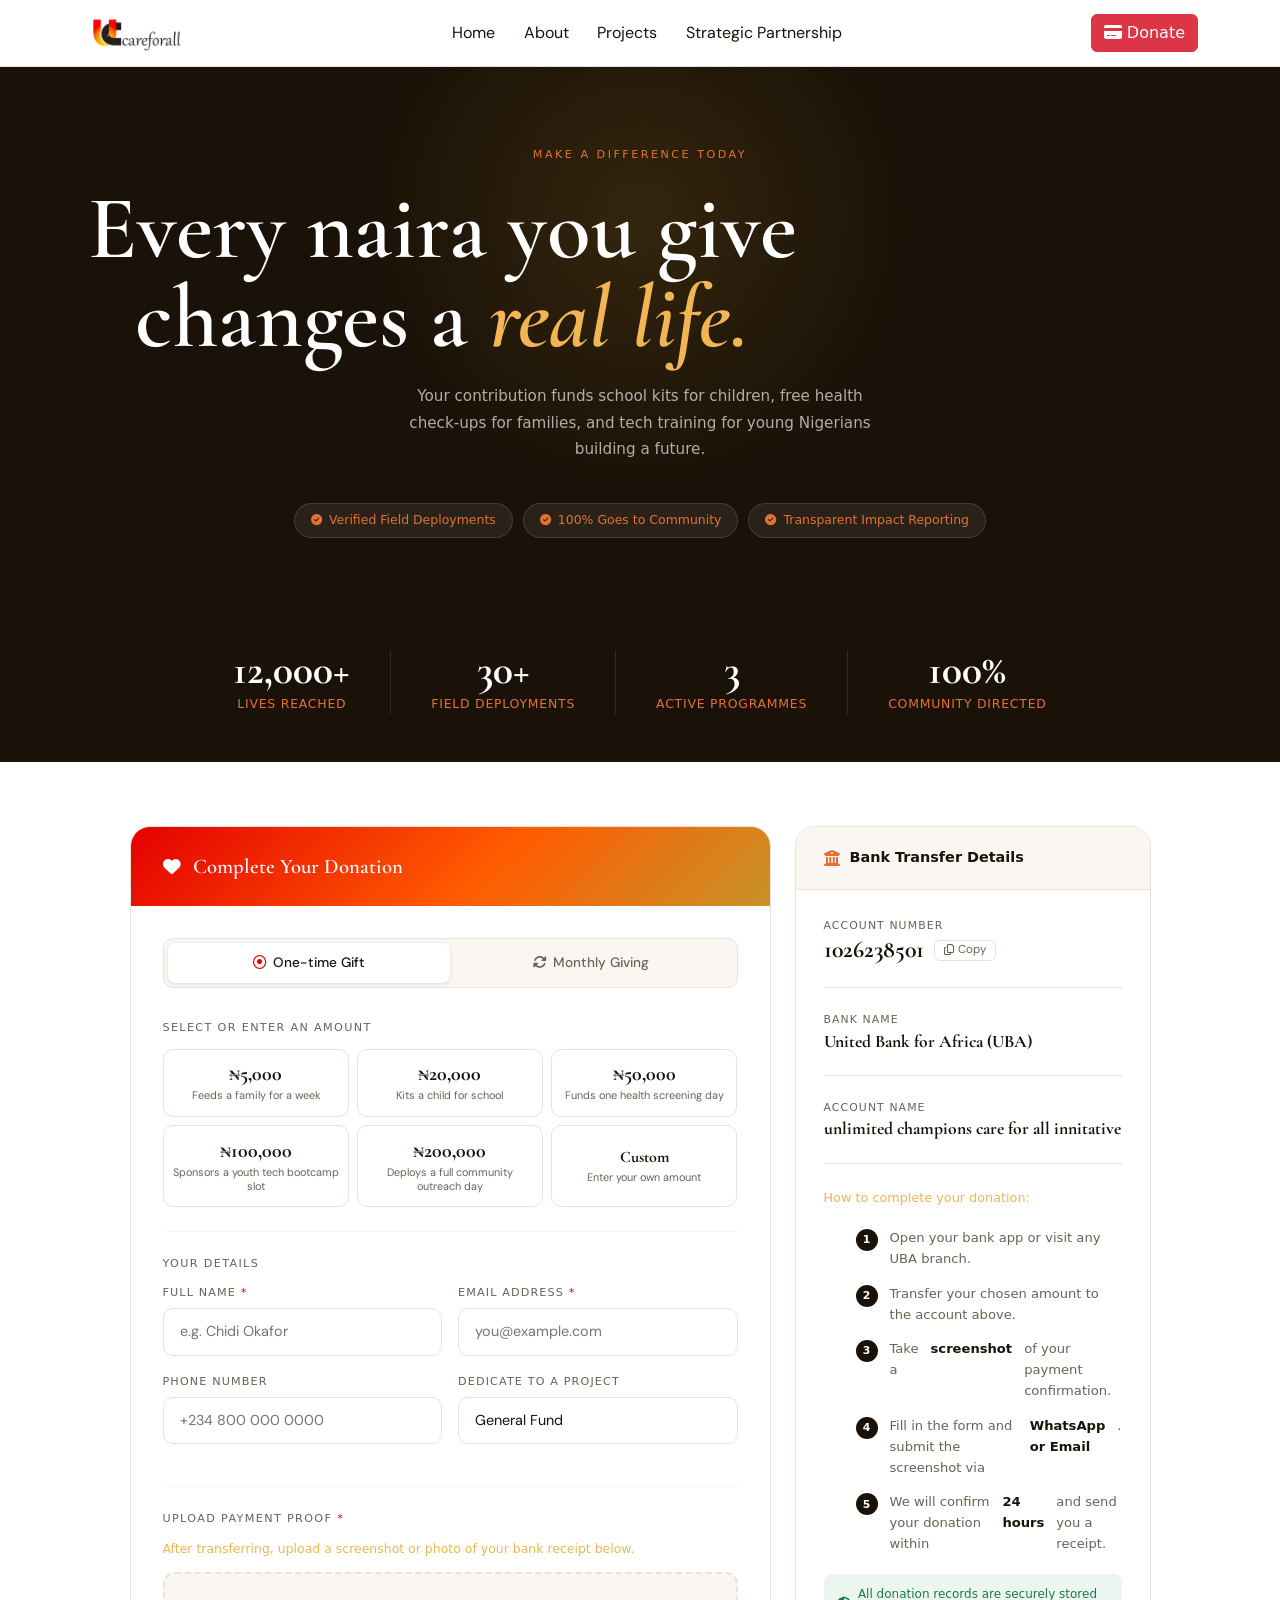
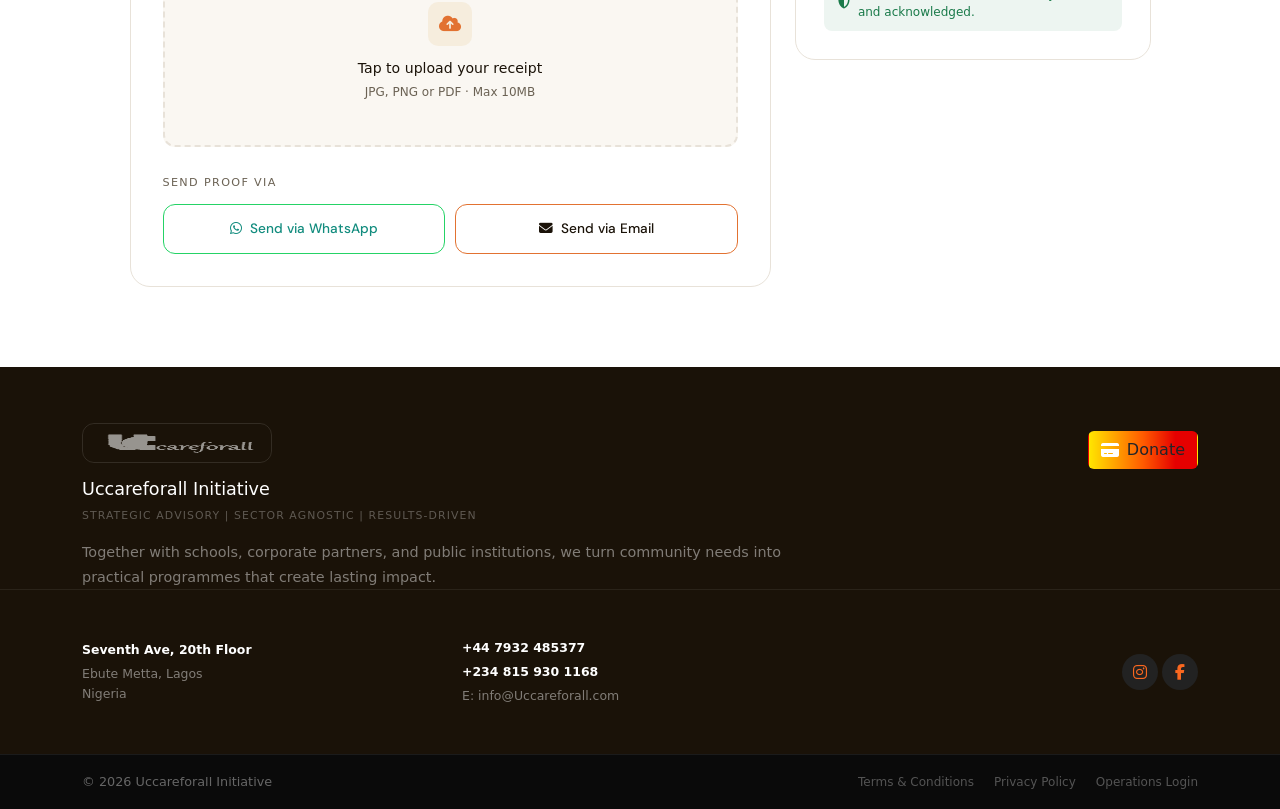
<file: pages/donate.html>
<!DOCTYPE html>
<html lang="en">
<head>
      <meta charset="UTF-8" />
  <meta name="viewport" content="width=device-width, initial-scale=1.0" />
  <title>Donate — Uccareforall Initiative</title>
  <meta name="description" content="Support Uccareforall Initiative's education, healthcare, empowerment and community development programmes.">
  <link rel="stylesheet" href="../assets/css/uccare.css">
   <link rel="icon" href="../assets/images/favicon.ico" type="image/x-icon">
  <link href="https://cdn.jsdelivr.net/npm/bootstrap@5.3.3/dist/css/bootstrap.min.css" rel="stylesheet">
  <link href="https://fonts.googleapis.com/css2?family=Cormorant+Garamond:ital,wght@0,400;0,500;0,600;0,700;1,400;1,600&family=DM+Sans:wght@300;400;500;600&display=swap" rel="stylesheet">
  <link rel="stylesheet" href="https://cdnjs.cloudflare.com/ajax/libs/font-awesome/6.5.2/css/all.min.css" integrity="sha512-SnH5WK+bZxgPHs44uWIX+LLJAJ9/2PkPKZ5QiAj6Ta86w+fsb2TkcmfRyVX3pBnMFcV7oQPJkl9QevSCWr3W6A==" crossorigin="anonymous" referrerpolicy="no-referrer" />  
</head>
<body>

    <!-- STICKY NAVBAR -->
<nav class="navbar navbar-expand-lg navbar-light bg-white shadow-sm sticky-top position-relative">
    <div class="container">
      <a class="navbar-brand" href="../index.html">
        <img src="../assets/images/uc-logo-transparent.png" alt="Uccareforall Logo" loading="lazy" decoding="async">
      </a>
      <button class="navbar-toggler" type="button" data-bs-toggle="collapse" data-bs-target="#navbarNav" aria-controls="navbarNav" aria-expanded="false" aria-label="Toggle navigation">
        <span class="navbar-toggler-icon"></span>
      </button>
      <div class="collapse navbar-collapse" id="navbarNav">
        <ul class="navbar-nav mx-auto mb-2 mb-lg-0">
          <li class="nav-item"><a class="nav-link" href="../index.html">Home</a></li>
          <li class="nav-item"><a class="nav-link" href="../pages/about-us.html">About</a></li>
          <li class="nav-item"><a class="nav-link" href="../pages/projects.html">Projects</a></li>
          <li class="nav-item"><a class="nav-link" href="../pages/partner.html">Strategic Partnership</a></li>          
        </ul>
      </div>
      <div class="navbar-right d-none d-lg-block">
        <a href="./donate.html" class="btn btn-danger"><i class="fa fa-credit-card" aria-hidden="true" style="color: #fff;" ></i> Donate</a>
      </div>
    </div>
  </nav>


   <!-- ── Hero ── -->
  <section class="donate-hero">
    <div class="container" style="position:relative;z-index:1;">
      <span class="hero-eyebrow">Make a Difference Today</span>
      <h1 class="hero-headline">
        Every naira you give<br>changes a <em>real life.</em>
      </h1>
      <p class="hero-sub" >
        Your contribution funds school kits for children, free health check-ups for families, and tech training for young Nigerians building a future.
      </p>
      <div class="impact-pills">
        <span class="impact-pill" style=" color: var(--amber);"><i class="fa-solid fa-circle-check"></i> Verified Field Deployments</span>
        <span class="impact-pill" style=" color: var(--amber);"><i class="fa-solid fa-circle-check"></i> 100% Goes to Community</span>
        <span class="impact-pill" style=" color: var(--amber);"><i class="fa-solid fa-circle-check"></i> Transparent Impact Reporting</span>
      </div>
    </div>
  </section>

  <!-- ── Impact Strip ── -->
  <div class="impact-strip">
    <div class="container">
      <div class="d-flex justify-content-center align-items-stretch flex-wrap gap-4">
        <div class="impact-stat">
          <div class="impact-num">12,000+</div>
          <div class="impact-desc" style=" color: var(--amber);">Lives Reached</div>
        </div>
        <div class="impact-divider d-none d-md-block"></div>
        <div class="impact-stat">
          <div class="impact-num">30+</div>
          <div class="impact-desc" style=" color: var(--amber);">Field Deployments</div>
        </div>
        <div class="impact-divider d-none d-md-block"></div>
        <div class="impact-stat">
          <div class="impact-num">3</div>
          <div class="impact-desc" style=" color: var(--amber);">Active Programmes</div>
        </div>
        <div class="impact-divider d-none d-md-block"></div>
        <div class="impact-stat">
          <div class="impact-num">100%</div>
          <div class="impact-desc" style=" color: var(--amber);">Community Directed</div>
        </div>
      </div>
    </div>
  </div>

  <!-- ── Main Content ── -->
  <section class="donate-body">
    <div class="container">
      <div class="row g-4 justify-content-center">

        <!-- Donation Form -->
        <div class="col-lg-7">
          <div class="donation-card">
            <div class="card-header-band">
              <i class="fa-solid fa-heart"></i>
              <span>Complete Your Donation</span>
            </div>
            <div class="card-body-inner">

              <!-- Frequency Toggle -->
              <div class="freq-toggle" role="group" aria-label="Donation frequency">
                <button class="freq-btn active" id="btn-onetime" onclick="setFreq('onetime')">
                  <i class="fa-regular fa-circle-dot"></i> One-time Gift
                </button>
                <button class="freq-btn" id="btn-monthly" onclick="setFreq('monthly')">
                  <i class="fa-solid fa-rotate"></i> Monthly Giving
                </button>
              </div>

              <!-- Monthly banner (hidden by default) -->
              <div id="monthly-banner" style="display:none; background:rgba(200,146,42,0.08); border:1px solid rgba(200,146,42,0.25); border-radius:10px; padding:0.75rem 1rem; margin-bottom:1.5rem; font-size:0.82rem; color:var(--amber); display:none; align-items:center; gap:8px;">
                <i class="fa-solid fa-rotate"></i>
                <span>Monthly giving lets us plan ahead and extend our impact. Your recurring gift makes a reliable difference every single month.</span>
              </div>

              <!-- Amount Tiers -->
              <span class="tier-label">Select or enter an amount</span>
              <div class="tier-grid" id="tier-grid">
                <button class="tier-btn" data-amount="5000" onclick="selectTier(this, 5000)">
                  <span class="amount">₦5,000</span>
                  <span class="impact-tag">Feeds a family for a week</span>
                </button>
                <button class="tier-btn" data-amount="20000" onclick="selectTier(this, 20000)">
                  <span class="amount">₦20,000</span>
                  <span class="impact-tag">Kits a child for school</span>
                </button>
                <button class="tier-btn" data-amount="50000" onclick="selectTier(this, 50000)">
                  <span class="amount">₦50,000</span>
                  <span class="impact-tag">Funds one health screening day</span>
                </button>
                <button class="tier-btn" data-amount="100000" onclick="selectTier(this, 100000)">
                  <span class="amount">₦100,000</span>
                  <span class="impact-tag">Sponsors a youth tech bootcamp slot</span>
                </button>
                <button class="tier-btn" data-amount="200000" onclick="selectTier(this, 200000)">
                  <span class="amount">₦200,000</span>
                  <span class="impact-tag">Deploys a full community outreach day</span>
                </button>
                <button class="tier-btn tier-custom" id="tier-custom-btn" onclick="selectCustom()">
                  <span class="amount" style="font-size:1rem;">Custom</span>
                  <span class="impact-tag">Enter your own amount</span>
                </button>
              </div>

              <!-- Custom Amount Input -->
              <div class="custom-amount-wrap" id="custom-amount-wrap" style="display:none;">
                <span class="currency-symbol">₦</span>
                <input type="number" class="custom-amount-input" id="custom-input"
                  placeholder="Enter amount" min="100"
                  oninput="onCustomInput(this.value)">
              </div>

              <hr style="border-color:var(--border); margin: 1.5rem 0;">

              <!-- Donor Info -->
              <span class="tier-label">Your details</span>

              <div class="field-row">
                <div class="field-group">
                  <label for="donor-name">Full Name <span style="color:var(--red)">*</span></label>
                  <input type="text" id="donor-name" placeholder="e.g. Chidi Okafor" required>
                </div>
                <div class="field-group">
                  <label for="donor-email">Email Address <span style="color:var(--red)">*</span></label>
                  <input type="email" id="donor-email" placeholder="you@example.com" required>
                </div>
              </div>
              <div class="field-row">
                <div class="field-group">
                  <label for="donor-phone">Phone Number</label>
                  <input type="tel" id="donor-phone" placeholder="+234 800 000 0000">
                </div>
                <div class="field-group">
                  <label for="donor-project">Dedicate to a Project</label>
                  <select id="donor-project">
                    <option value="" selected>General Fund</option>
                    <option>School Outreach — "My Body, My Right"</option>
                    <option>Community Health Check-up</option>
                    <option>Media & Tech Youth Accelerator</option>
                    <option>Where it's needed most</option>
                  </select>
                </div>
              </div>

              <hr style="border-color:var(--border); margin: 1.5rem 0;">

              <!-- Upload Proof -->
              <span class="tier-label">Upload payment proof <span style="color:var(--red)">*</span></span>
              <p style="font-size:0.78rem; color:var(--muted); margin-bottom:0.85rem;">After transferring, upload a screenshot or photo of your bank receipt below.</p>

              <div class="upload-zone" id="upload-zone">
                <input type="file" id="proof-file" accept="image/*,.pdf" onchange="handleFileSelect(this)">
                <div class="upload-icon"><i class="fa-solid fa-cloud-arrow-up"></i></div>
                <p class="upload-title">Tap to upload your receipt</p>
                <p class="upload-sub">JPG, PNG or PDF · Max 10MB</p>
              </div>
              <div class="upload-preview" id="upload-preview">
                <i class="fa-solid fa-circle-check"></i>
                <span id="upload-filename">receipt.jpg</span>
              </div>

              <!-- Error message -->
              <div id="form-error" style="display:none; color:var(--red); font-size:0.8rem; margin-top:1rem; padding:0.65rem 0.9rem; background:rgba(229,0,0,0.05); border-radius:8px; border:1px solid rgba(229,0,0,0.15);">
                <i class="fa-solid fa-triangle-exclamation me-1"></i>
                <span id="error-text">Please fill in all required fields.</span>
              </div>

              <!-- Submit Channels -->
              <div class="submit-section">
                <span class="submit-label">Send proof via</span>
                <div class="submit-channels">
                  <button class="channel-btn whatsapp" onclick="submitViaWhatsApp()">
                    <i class="fa-brands fa-whatsapp"></i>
                    Send via WhatsApp
                  </button>
                  <button class="channel-btn email-ch" onclick="submitViaEmail()">
                    <i class="fa-solid fa-envelope"></i>
                    Send via Email
                  </button>
                </div>
              </div>

            </div>
          </div>
        </div>

        <!-- Bank Details Panel -->
        <div class="col-lg-4 col-xl-4">
          <div class="bank-panel">
            <div class="bank-panel-header">
              <i class="fa-solid fa-building-columns"></i>
              <span>Bank Transfer Details</span>
            </div>
            <div class="bank-panel-body">

              <div class="bank-detail-row">
                <span class="bank-detail-label">Account Number</span>
                <div class="bank-detail-value">
                  1026238501 
                  <button class="copy-btn" id="copy-acct" onclick="copyText('1026238501', 'copy-acct')">
                    <i class="fa-regular fa-copy"></i> Copy
                  </button>
                </div>
              </div>

              <div class="bank-detail-row">
                <span class="bank-detail-label">Bank Name</span>
                <div class="bank-detail-value small">United Bank for Africa (UBA)</div>
              </div>

              <div class="bank-detail-row">
                <span class="bank-detail-label">Account Name</span>
                <div class="bank-detail-value small">unlimited champions care for all innitative</div>
              </div>

              <p style="font-size:0.8rem; color:var(--muted); margin-bottom:1.25rem; font-weight:500;">How to complete your donation:</p>
              <ol class="steps-list">
                <li>Open your bank app or visit any UBA branch.</li>
                <li>Transfer your chosen amount to the account above.</li>
                <li>Take a <strong>screenshot</strong> of your payment confirmation.</li>
                <li>Fill in the form and submit the screenshot via <strong>WhatsApp or Email</strong>.</li>
                <li>We will confirm your donation within <strong>24 hours</strong> and send you a receipt.</li>
              </ol>

              <div class="security-badge">
                <i class="fa-solid fa-shield-halved"></i>
                <span>All donation records are securely stored and acknowledged.</span>
              </div>

            </div>
          </div>
        </div>

      </div>
    </div>
  </section>

  <!-- ── Success Overlay ── -->
  <div class="success-overlay" id="success-overlay" onclick="closeSuccess(event)">
    <div class="success-modal">
      <div class="success-ring"><i class="fa-solid fa-heart"></i></div>
      <p class="success-title">Thank you.</p>
      <p class="success-body" id="success-body">
        Your payment proof has been sent. Our team will verify your donation and send you a confirmation within 24 hours. You're making a real difference.
      </p>
      <button class="success-close" onclick="document.getElementById('success-overlay').classList.remove('show')">
        Close
      </button>
    </div>
  </div>

    <!-- FOOTER MODULE -->
    <footer class="main-footer">
        <div class="container">
            <div class="row align-items-center">
                <div class="col-lg-8 footer-left-content">
                    <img src="../assets/images/uc-logo-transparent.png" alt="Uccareforall Logo" class="footer-logo mb-3" loading="lazy" decoding="async">
                    <h4 class="footer-company-name mb-2">Uccareforall Initiative</h4>
                    <p class="footer-tagline mb-3">Strategic Advisory | Sector Agnostic | Results-Driven</p>
                    <p class="footer-description mb-4 mb-lg-0">
                         Together with schools, corporate partners, and public institutions, we turn community needs into practical programmes that create lasting impact.
                    </p>
                </div>
                <div class="col-lg-4 footer-right-content d-flex justify-content-center justify-content-lg-end">
                    <a href="./donate.html" class="btn footer-schedule-btn text-decoration-none d-inline-flex align-items-center gap-2">
                        <i class="fa fa-credit-card" aria-hidden="true" style="color: #fff;"></i> Donate
                    </a>
                </div> 
            </div>
        </div>
    </footer>

    <div class="sub-footer">
        <div class="container">
            <div class="row align-items-center py-4">
                <div class="col-md-4 mb-3 mb-md-0">
                    <p class="footer-contact-info mb-1 fw-semibold text-white">Seventh Ave, 20th Floor</p>
                    <p class="footer-contact-info mb-0">Ebute Metta, Lagos</p>
                    <p class="footer-contact-info mb-0">Nigeria</p>
                </div>
                <div class="col-md-4 mb-3 mb-md-0">
                    <p class="footer-contact-info mb-1 fw-semibold text-white">+44 7932 485377</p>
                    <p class="footer-contact-info mb-1 fw-semibold text-white">+234 815 930 1168</p>
                    <p class="footer-contact-info mb-0">E: info@Uccareforall.com</p>
                </div>
                <div class="col-md-4 d-flex justify-content-center justify-content-md-end">
                    <div class="social-icons d-flex gap-1">
                        <a href="https://www.instagram.com/uccareforall/" class="social-icon-link"><i style="color: #f9671f;" class="fa-brands fa-instagram"></i></a>
                        <a href="#" class="social-icon-link"><i style="color: #f9671f;" class="fa-brands fa-facebook-f"></i></a>
                        <!-- <a href="#" class="social-icon-link"><i style="color: #f9671f;" class="fa-brands fa-youtube"></i></a>
                        <a href="#" class="social-icon-link"><i style="color: #f9671f;" class="fa-brands fa-linkedin"></i></a>
                        <a href="#" class="social-icon-link"><i style="color: #f9671f;" class="fa-brands fa-x-twitter"></i></a>  -->
                    </div>
                </div>
            </div>
        </div>
    </div>

    <div class="copyright-bar">
        <div class="container d-flex flex-column flex-md-row justify-content-between align-items-center py-3">
            <p class="mb-0">&copy; <span id="year"></span> Uccareforall Initiative</p>
            <p class="mb-0">
                <a href="#" class="copyright-link me-3">Terms & Conditions</a>
                <a href="#" class="copyright-link">Privacy Policy</a>
                <a href="./admin.html" class="copyright-link ms-3">Operations Login</a>
            </p>
        </div>
    </div>

    <!-- Bootstrap 5 JavaScript Bundle -->
   <script src="https://cdn.jsdelivr.net/npm/bootstrap@5.3.3/dist/js/bootstrap.bundle.min.js"></script>
    <script>
        document.getElementById('year').innerText = new Date().getFullYear();
    </script>
     <script src="../assets/Js/script.js"></script> 
</body>
</html>
</file>
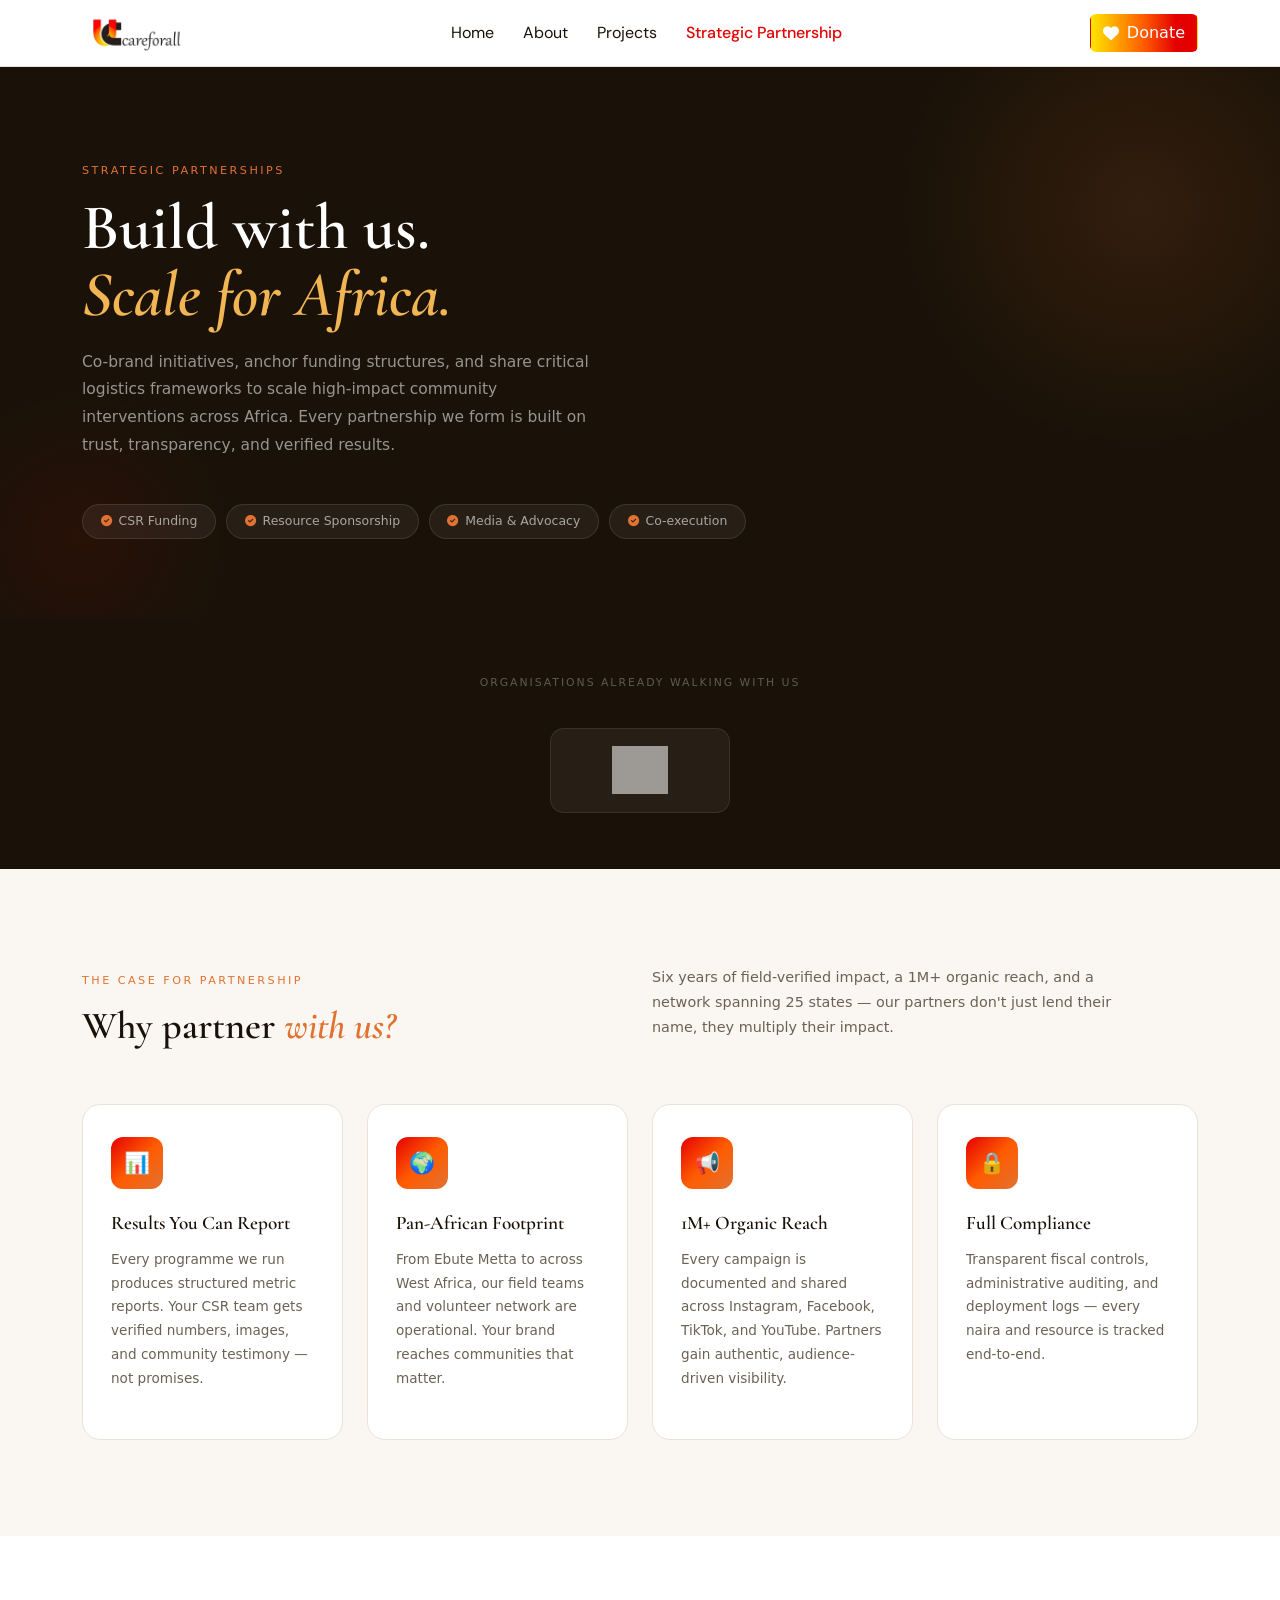
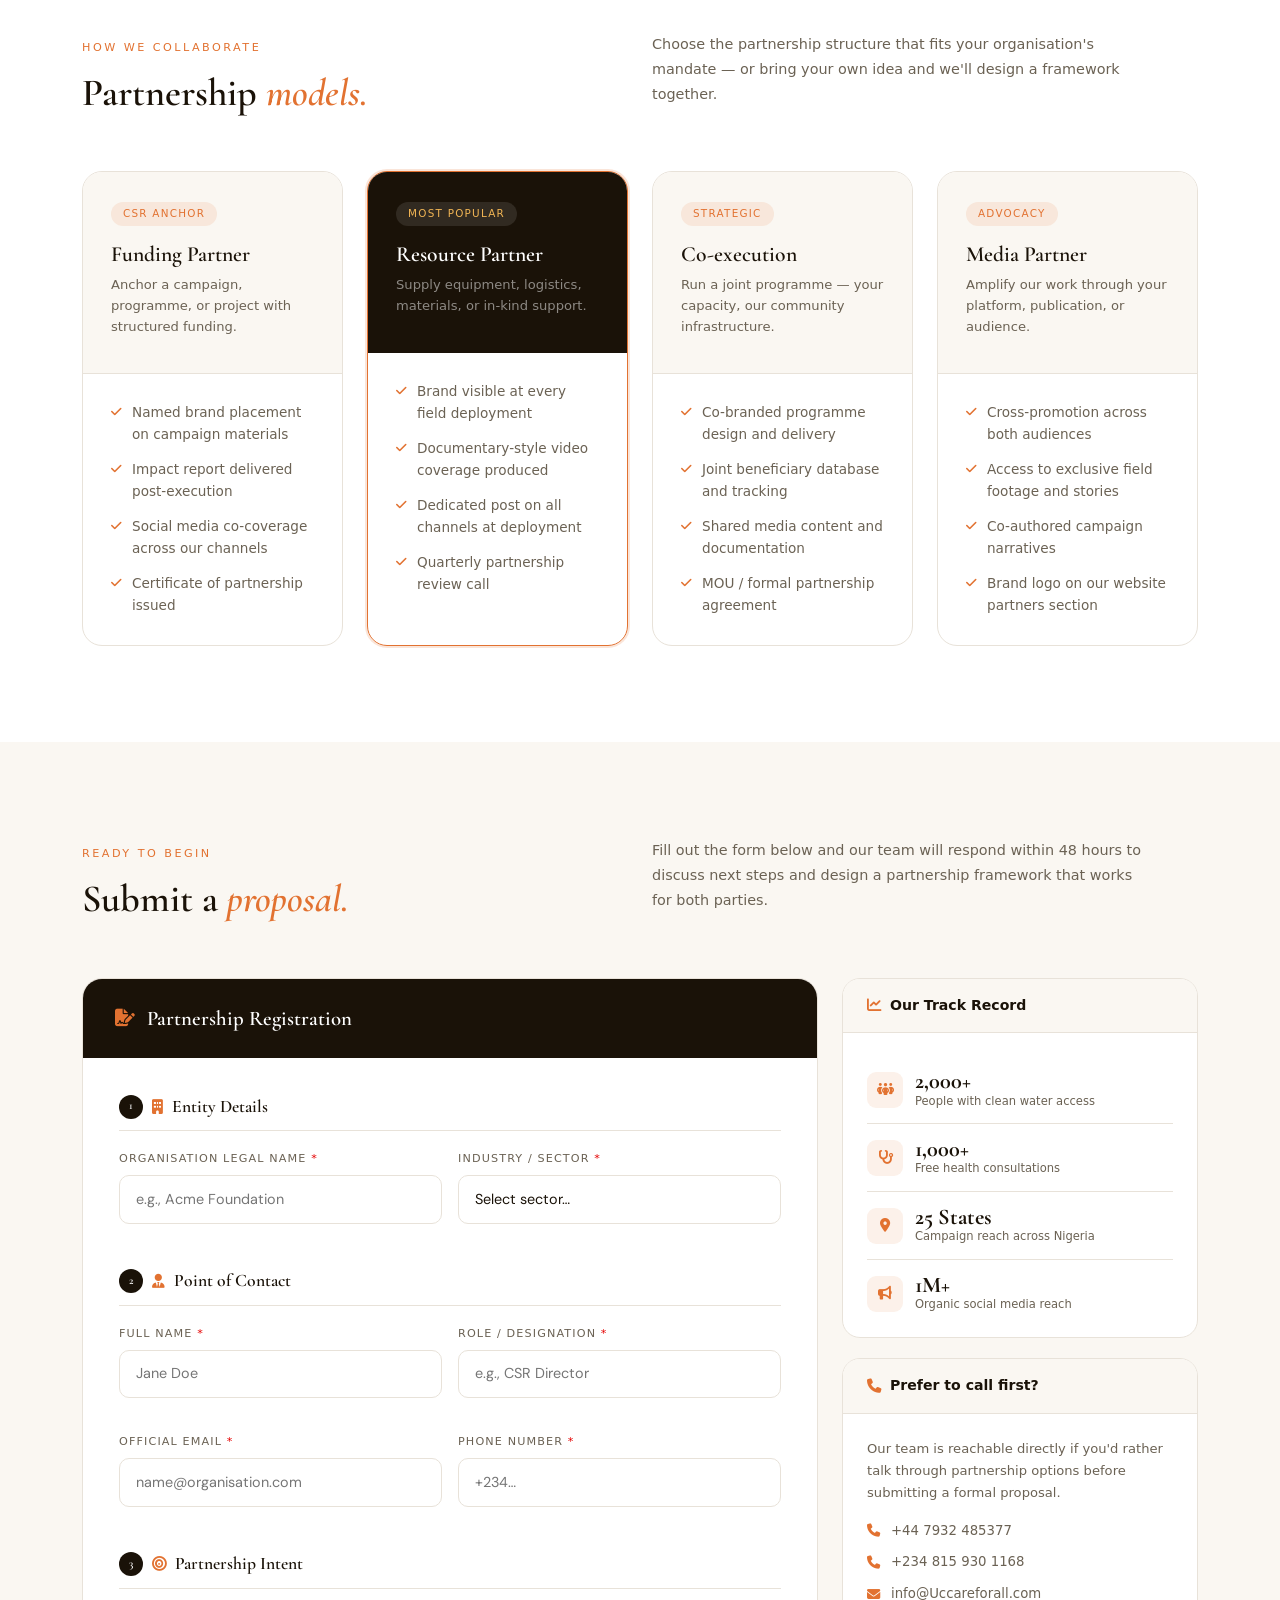
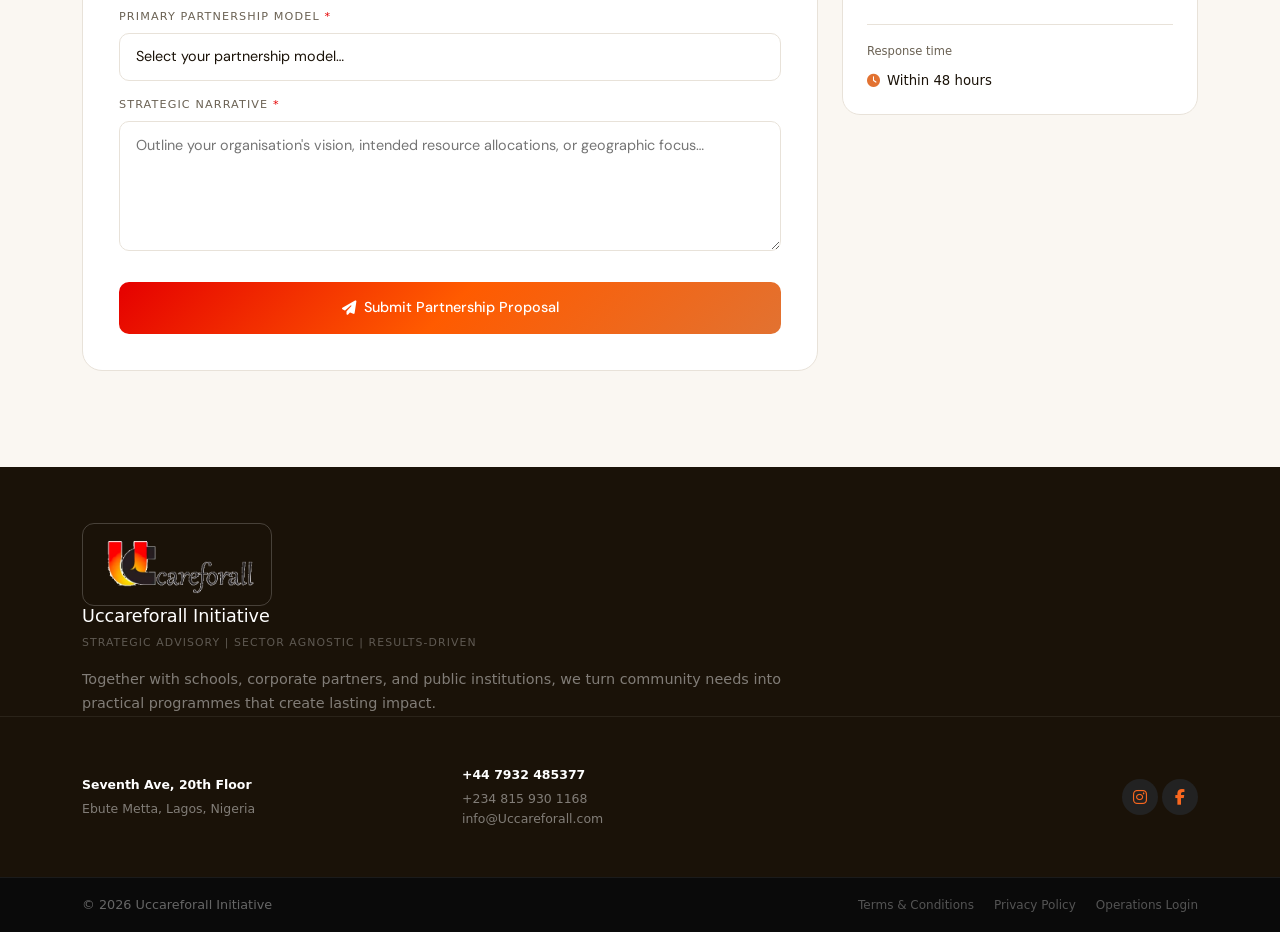
<file: pages/partner.html>
<!DOCTYPE html>
<html lang="en">
<head>
  <meta charset="UTF-8" />
  <meta name="viewport" content="width=device-width, initial-scale=1.0" />
  <title>Strategic Partnership — Uccareforall Initiative</title>
  <meta name="description" content="Partner with Uccareforall Initiative to scale practical community interventions across Nigeria and Africa.">
  <link rel="stylesheet" href="../assets/css/uccare.css">
  <link rel="icon" href="../assets/images/favicon.ico" type="image/x-icon">
  <link href="https://cdn.jsdelivr.net/npm/bootstrap@5.3.3/dist/css/bootstrap.min.css" rel="stylesheet">
  <link href="https://fonts.googleapis.com/css2?family=Cormorant+Garamond:ital,wght@0,400;0,500;0,600;0,700;1,400;1,600&family=DM+Sans:wght@300;400;500;600&display=swap" rel="stylesheet">
  <link rel="stylesheet" href="https://cdnjs.cloudflare.com/ajax/libs/font-awesome/6.5.2/css/all.min.css" crossorigin="anonymous" referrerpolicy="no-referrer" />
 
  <style>
    /* ============================================================
       PARTNER PAGE — LOCAL STYLES
       ============================================================ */
 
    /* ── HERO ── */
    .partner-hero {
      background: var(--ink);
      padding: 6rem 0 5rem;
      position: relative;
      overflow: hidden;
    }
    .partner-hero::before {
      content: '';
      position: absolute;
      top: -120px; right: -120px;
      width: 520px; height: 520px;
      border-radius: 50%;
      background: radial-gradient(circle, rgba(226,114,49,0.12) 0%, transparent 65%);
      pointer-events: none;
    }
    .partner-hero::after {
      content: '';
      position: absolute;
      bottom: -80px; left: -80px;
      width: 320px; height: 320px;
      border-radius: 50%;
      background: radial-gradient(circle, rgba(229,0,0,0.07) 0%, transparent 65%);
      pointer-events: none;
    }
    .partner-hero-content { position: relative; z-index: 1; }
    .partner-hero-headline {
      font-family: 'Cormorant Garamond', serif;
      font-size: clamp(2.8rem, 5vw, 4.5rem);
      font-weight: 600;
      color: var(--white);
      line-height: 1.05;
      margin-bottom: 1.25rem;
    }
    .partner-hero-headline em { font-style: italic; color: var(--muted); }
    .partner-hero-sub {
      font-size: 0.97rem;
      color: rgba(255,255,255,0.55);
      line-height: 1.8;
      max-width: 520px;
      margin-bottom: 2.75rem;
    }
    .partner-hero-chips {
      display: flex;
      flex-wrap: wrap;
      gap: 10px;
    }
    .partner-hero-chip {
      display: inline-flex;
      align-items: center;
      gap: 7px;
      background: rgba(255,255,255,0.06);
      border: 1px solid rgba(255,255,255,0.1);
      border-radius: 50px;
      padding: 0.45rem 1.1rem;
      font-size: 0.78rem;
      color: rgba(255,255,255,0.6);
    }
    .partner-hero-chip i { color: var(--amber); font-size: 0.7rem; }
 
    /* ── WHY PARTNER STRIP ── */
    .why-strip {
      background: var(--cream);
      padding: 6rem 0;
    }
    .why-strip .section-heading {
      font-family: 'Cormorant Garamond', serif;
      font-size: clamp(2rem, 3vw, 2.8rem);
      font-weight: 600;
      color: var(--ink);
      line-height: 1.15;
    }
    .why-strip .section-heading em { font-style: italic; color: var(--amber); }
    .why-card {
      background: var(--white);
      border: 1px solid var(--border);
      border-radius: 18px;
      padding: 2rem 1.75rem;
      height: 100%;
      position: relative;
      overflow: hidden;
      transition: transform 0.22s, box-shadow 0.22s, border-color 0.22s;
    }
    .why-card::before {
      content: '';
      position: absolute;
      top: 0; left: 0;
      width: 100%; height: 3px;
      background: linear-gradient(to right, var(--red), var(--orange), var(--amber));
      opacity: 0;
      transition: opacity 0.22s;
    }
    .why-card:hover { transform: translateY(-5px); box-shadow: 0 14px 44px rgba(26,18,8,0.09); border-color: transparent; }
    .why-card:hover::before { opacity: 1; }
    .why-icon {
      width: 52px; height: 52px;
      border-radius: 12px;
      background: linear-gradient(135deg, var(--red), var(--orange), var(--amber));
      display: flex; align-items: center; justify-content: center;
      font-size: 1.3rem;
      margin-bottom: 1.25rem;
    }
    .why-title {
      font-family: 'Cormorant Garamond', serif;
      font-size: 1.2rem;
      font-weight: 600;
      color: var(--ink);
      margin-bottom: 0.6rem;
    }
    .why-body { font-size: 0.85rem; color: var(--text-muted); line-height: 1.75; }
 
    /* ── PARTNERSHIP TIERS ── */
    .tiers-section {
      background: var(--white);
      padding: 6rem 0;
    }
    .tiers-section .section-heading {
      font-family: 'Cormorant Garamond', serif;
      font-size: clamp(2rem, 3vw, 2.8rem);
      font-weight: 600;
      color: var(--ink);
      line-height: 1.15;
    }
    .tiers-section .section-heading em { font-style: italic; color: var(--amber); }
    .tier-card {
      border: 1px solid var(--border);
      border-radius: 20px;
      overflow: hidden;
      height: 100%;
      transition: transform 0.22s, box-shadow 0.22s;
    }
    .tier-card:hover { transform: translateY(-5px); box-shadow: 0 16px 48px rgba(26,18,8,0.1); }
    .tier-card.featured {
      border-color: var(--amber);
      box-shadow: 0 0 0 2px rgba(226,114,49,0.18);
    }
    .tier-header {
      padding: 1.75rem 1.75rem 1.25rem;
      border-bottom: 1px solid var(--border);
      background: var(--cream);
    }
    .tier-card.featured .tier-header { background: var(--ink); border-color: var(--ink); }
    .tier-badge {
      display: inline-block;
      font-size: 0.65rem;
      font-weight: 500;
      letter-spacing: 0.12em;
      text-transform: uppercase;
      padding: 0.25rem 0.75rem;
      border-radius: 50px;
      background: rgba(226,114,49,0.12);
      color: var(--amber);
      margin-bottom: 0.75rem;
    }
    .tier-card.featured .tier-badge { background: rgba(255,255,255,0.1); color: var(--muted); }
    .tier-name {
      font-family: 'Cormorant Garamond', serif;
      font-size: 1.35rem;
      font-weight: 600;
      color: var(--ink);
      margin-bottom: 0.25rem;
    }
    .tier-card.featured .tier-name { color: var(--white); }
    .tier-tagline { font-size: 0.82rem; color: var(--text-muted); line-height: 1.6; }
    .tier-card.featured .tier-tagline { color: rgba(255,255,255,0.5); }
    .tier-body { padding: 1.75rem; }
    .tier-feature {
      display: flex;
      align-items: flex-start;
      gap: 10px;
      font-size: 0.85rem;
      color: var(--text-muted);
      line-height: 1.6;
      margin-bottom: 0.85rem;
    }
    .tier-feature:last-child { margin-bottom: 0; }
    .tier-feature i { color: var(--amber); font-size: 0.75rem; margin-top: 4px; flex-shrink: 0; }
 
    /* ── FORM SECTION ── */
    .form-section {
      background: var(--cream);
      padding: 6rem 0;
    }
    .form-section .section-heading {
      font-family: 'Cormorant Garamond', serif;
      font-size: clamp(2rem, 3vw, 2.8rem);
      font-weight: 600;
      color: var(--ink);
      line-height: 1.15;
    }
    .form-section .section-heading em { font-style: italic; color: var(--amber); }
 
    .partner-form-card {
      background: var(--white);
      border: 1px solid var(--border);
      border-radius: 20px;
      overflow: hidden;
    }
    .form-card-header {
      background: var(--ink);
      padding: 1.5rem 2rem;
      display: flex;
      align-items: center;
      gap: 12px;
    }
    .form-card-header i { color: var(--amber); font-size: 1.1rem; }
    .form-card-header span {
      font-family: 'Cormorant Garamond', serif;
      font-size: 1.3rem;
      font-weight: 600;
      color: var(--white);
    }
    .form-card-body { padding: 2.25rem; }
 
    .p-form-section-title {
      font-family: 'Cormorant Garamond', serif;
      font-size: 1.1rem;
      font-weight: 600;
      color: var(--ink);
      margin-bottom: 1.25rem;
      padding-bottom: 0.65rem;
      border-bottom: 1px solid var(--border);
      display: flex;
      align-items: center;
      gap: 9px;
    }
    .p-form-section-title i { color: var(--amber); font-size: 0.9rem; }
    .p-form-section-num {
      width: 24px; height: 24px;
      background: var(--ink);
      color: var(--white);
      border-radius: 50%;
      font-size: 0.7rem;
      font-weight: 600;
      display: inline-flex;
      align-items: center;
      justify-content: center;
      flex-shrink: 0;
    }
 
    /* ── SIDEBAR ── */
    .partner-sidebar {
      position: sticky;
      top: 90px;
      display: flex;
      flex-direction: column;
      gap: 1.25rem;
    }
    .sidebar-card {
      background: var(--white);
      border: 1px solid var(--border);
      border-radius: 18px;
      overflow: hidden;
    }
    .sidebar-card-header {
      padding: 1rem 1.5rem;
      display: flex;
      align-items: center;
      gap: 9px;
      border-bottom: 1px solid var(--border);
      background: var(--cream);
    }
    .sidebar-card-header i { color: var(--amber); font-size: 0.9rem; }
    .sidebar-card-header span { font-weight: 600; font-size: 0.88rem; color: var(--ink); }
    .sidebar-card-body { padding: 1.5rem; }
 
    .sidebar-stat {
      display: flex;
      align-items: center;
      gap: 12px;
      padding: 0.85rem 0;
      border-bottom: 1px solid var(--border);
    }
    .sidebar-stat:last-child { border-bottom: none; padding-bottom: 0; }
    .s-stat-icon {
      width: 36px; height: 36px;
      background: rgba(226,114,49,0.1);
      border-radius: 9px;
      display: flex; align-items: center; justify-content: center;
      flex-shrink: 0;
    }
    .s-stat-icon i { color: var(--amber); font-size: 0.85rem; }
    .s-stat-num {
      font-family: 'Cormorant Garamond', serif;
      font-size: 1.4rem;
      font-weight: 700;
      color: var(--ink);
      line-height: 1;
    }
    .s-stat-label { font-size: 0.72rem; color: var(--text-muted); }
 
    .contact-quick {
      display: flex;
      align-items: center;
      gap: 10px;
      font-size: 0.83rem;
      color: var(--text-muted);
      margin-bottom: 0.75rem;
    }
    .contact-quick:last-child { margin-bottom: 0; }
    .contact-quick i { color: var(--amber); flex-shrink: 0; width: 14px; }
    .contact-quick a { color: var(--text-muted); text-decoration: none; }
    .contact-quick a:hover { color: var(--amber); }
 
    /* ── PARTNER LOGOS (existing partners strip) ── */
    .existing-partners {
      background: var(--ink);
      padding: 3.5rem 0;
    }
    .ep-label {
      font-size: 0.68rem;
      font-weight: 500;
      letter-spacing: 0.18em;
      text-transform: uppercase;
      color: rgba(255,255,255,0.3);
      text-align: center;
      margin-bottom: 2.25rem;
    }
    .ep-logos {
      display: flex;
      align-items: center;
      justify-content: center;
      flex-wrap: wrap;
      gap: 2.5rem;
    }
    .ep-logo-wrap {
      background: rgba(255,255,255,0.06);
      border: 1px solid rgba(255,255,255,0.08);
      border-radius: 14px;
      padding: 1.1rem 2rem;
      display: flex;
      align-items: center;
      justify-content: center;
      min-width: 180px;
      transition: background 0.2s, border-color 0.2s;
    }
    .ep-logo-wrap:hover { background: rgba(226,114,49,0.08); border-color: rgba(226,114,49,0.2); }
    .ep-logo-wrap img {
      max-height: 48px;
      max-width: 140px;
      object-fit: contain;
      filter: brightness(0) invert(1);
      opacity: 0.55;
      transition: opacity 0.2s, filter 0.2s;
    }
    .ep-logo-wrap:hover img { opacity: 1; filter: none; }
 
    /* ── RESPONSIVE ── */
    @media (max-width: 991px) {
      .partner-sidebar { position: static; }
    }
    @media (max-width: 767px) {
      .partner-hero { padding: 4rem 0 3.5rem; }
      .why-strip, .tiers-section, .form-section { padding: 4.5rem 0; }
      .form-card-body { padding: 1.5rem; }
    }
  </style>
</head>
<body>
 
  <!-- ════════════════════ NAVBAR ════════════════════ -->
  <nav class="navbar navbar-expand-lg navbar-light bg-white shadow-sm sticky-top position-relative">
    <div class="container">
      <a class="navbar-brand" href="../index.html">
        <img src="../assets/images/uc-logo-transparent.png" alt="Uccareforall Logo" loading="lazy" decoding="async">
      </a>
      <button class="navbar-toggler" type="button" data-bs-toggle="collapse" data-bs-target="#navbarNav" aria-controls="navbarNav" aria-expanded="false" aria-label="Toggle navigation">
        <span class="navbar-toggler-icon"></span>
      </button>
      <div class="collapse navbar-collapse" id="navbarNav">
        <ul class="navbar-nav mx-auto mb-2 mb-lg-0">
          <li class="nav-item"><a class="nav-link" href="../index.html">Home</a></li>
          <li class="nav-item"><a class="nav-link" href="./about-us.html">About</a></li>
          <li class="nav-item"><a class="nav-link" href="./projects.html">Projects</a></li>
          <li class="nav-item"><a class="nav-link active" href="./partner.html">Strategic Partnership</a></li>
        </ul>
      </div>
      <div class="navbar-right d-none d-lg-block">
        <a href="./donate.html" class="btn footer-schedule-btn text-decoration-none d-inline-flex align-items-center gap-2" style="color:#fff;">
          <i class="fa-solid fa-heart" style="color:#fff;"></i> Donate
        </a>
      </div>
    </div>
  </nav>
 
 
  <!-- ════════════════════ HERO ════════════════════ -->
  <section class="partner-hero">
    <div class="container partner-hero-content">
      <div class="row">
        <div class="col-lg-8">
          <span class="eyebrow">Strategic Partnerships</span>
          <h1 class="partner-hero-headline">
            Build with us.<br><em>Scale for Africa.</em>
          </h1>
          <p class="partner-hero-sub">
            Co-brand initiatives, anchor funding structures, and share critical logistics frameworks to scale high-impact community interventions across Africa. Every partnership we form is built on trust, transparency, and verified results.
          </p>
          <div class="partner-hero-chips">
            <div class="partner-hero-chip"><i class="fa-solid fa-circle-check"></i> CSR Funding</div>
            <div class="partner-hero-chip"><i class="fa-solid fa-circle-check"></i> Resource Sponsorship</div>
            <div class="partner-hero-chip"><i class="fa-solid fa-circle-check"></i> Media & Advocacy</div>
            <div class="partner-hero-chip"><i class="fa-solid fa-circle-check"></i> Co-execution</div>
          </div>
        </div>
      </div>
    </div>
  </section>
 
  <!-- ════════════════════ EXISTING PARTNERS STRIP ════════════════════ -->
  <div class="existing-partners">
    <div class="container">
      <p class="ep-label">Organisations Already Walking With Us</p>
      <div class="ep-logos">
        <div class="ep-logo-wrap">
          <img src="../assets/images/Hamiever.jpg" alt="Hamieverse Foundation" loading="lazy" decoding="async">
        </div>
        <!-- Add more partner logos here as they come on board -->
      </div>
    </div>
  </div>
 
 
  <!-- ════════════════════ WHY PARTNER ════════════════════ -->
  <section class="why-strip">
    <div class="container">
      <div class="row align-items-end mb-5">
        <div class="col-lg-5">
          <span class="eyebrow">The Case for Partnership</span>
          <h2 class="section-heading">Why partner <em>with us?</em></h2>
        </div>
        <div class="col-lg-6 offset-lg-1">
          <p class="section-intro">Six years of field-verified impact, a 1M+ organic reach, and a network spanning 25 states — our partners don't just lend their name, they multiply their impact.</p>
        </div>
      </div>
      <div class="row g-4">
        <div class="col-sm-6 col-lg-3">
          <div class="why-card">
            <div class="why-icon">📊</div>
            <div class="why-title">Results You Can Report</div>
            <p class="why-body">Every programme we run produces structured metric reports. Your CSR team gets verified numbers, images, and community testimony — not promises.</p>
          </div>
        </div>
        <div class="col-sm-6 col-lg-3">
          <div class="why-card">
            <div class="why-icon">🌍</div>
            <div class="why-title">Pan-African Footprint</div>
            <p class="why-body">From Ebute Metta to across West Africa, our field teams and volunteer network are operational. Your brand reaches communities that matter.</p>
          </div>
        </div>
        <div class="col-sm-6 col-lg-3">
          <div class="why-card">
            <div class="why-icon">📢</div>
            <div class="why-title">1M+ Organic Reach</div>
            <p class="why-body">Every campaign is documented and shared across Instagram, Facebook, TikTok, and YouTube. Partners gain authentic, audience-driven visibility.</p>
          </div>
        </div>
        <div class="col-sm-6 col-lg-3">
          <div class="why-card">
            <div class="why-icon">🔒</div>
            <div class="why-title">Full Compliance</div>
            <p class="why-body">Transparent fiscal controls, administrative auditing, and deployment logs — every naira and resource is tracked end-to-end.</p>
          </div>
        </div>
      </div>
    </div>
  </section>
 
 
  <!-- ════════════════════ PARTNERSHIP TIERS ════════════════════ -->
  <section class="tiers-section">
    <div class="container">
      <div class="row align-items-end mb-5">
        <div class="col-lg-5">
          <span class="eyebrow">How We Collaborate</span>
          <h2 class="section-heading">Partnership <em>models.</em></h2>
        </div>
        <div class="col-lg-6 offset-lg-1">
          <p class="section-intro">Choose the partnership structure that fits your organisation's mandate — or bring your own idea and we'll design a framework together.</p>
        </div>
      </div>
      <div class="row g-4">
 
        <div class="col-md-6 col-lg-3">
          <div class="tier-card">
            <div class="tier-header">
              <div class="tier-badge">CSR Anchor</div>
              <div class="tier-name">Funding Partner</div>
              <p class="tier-tagline">Anchor a campaign, programme, or project with structured funding.</p>
            </div>
            <div class="tier-body">
              <div class="tier-feature"><i class="fa-solid fa-check"></i> Named brand placement on campaign materials</div>
              <div class="tier-feature"><i class="fa-solid fa-check"></i> Impact report delivered post-execution</div>
              <div class="tier-feature"><i class="fa-solid fa-check"></i> Social media co-coverage across our channels</div>
              <div class="tier-feature"><i class="fa-solid fa-check"></i> Certificate of partnership issued</div>
            </div>
          </div>
        </div>
 
        <div class="col-md-6 col-lg-3">
          <div class="tier-card featured">
            <div class="tier-header">
              <div class="tier-badge">Most Popular</div>
              <div class="tier-name">Resource Partner</div>
              <p class="tier-tagline">Supply equipment, logistics, materials, or in-kind support.</p>
            </div>
            <div class="tier-body">
              <div class="tier-feature"><i class="fa-solid fa-check"></i> Brand visible at every field deployment</div>
              <div class="tier-feature"><i class="fa-solid fa-check"></i> Documentary-style video coverage produced</div>
              <div class="tier-feature"><i class="fa-solid fa-check"></i> Dedicated post on all channels at deployment</div>
              <div class="tier-feature"><i class="fa-solid fa-check"></i> Quarterly partnership review call</div>
            </div>
          </div>
        </div>
 
        <div class="col-md-6 col-lg-3">
          <div class="tier-card">
            <div class="tier-header">
              <div class="tier-badge">Strategic</div>
              <div class="tier-name">Co-execution</div>
              <p class="tier-tagline">Run a joint programme — your capacity, our community infrastructure.</p>
            </div>
            <div class="tier-body">
              <div class="tier-feature"><i class="fa-solid fa-check"></i> Co-branded programme design and delivery</div>
              <div class="tier-feature"><i class="fa-solid fa-check"></i> Joint beneficiary database and tracking</div>
              <div class="tier-feature"><i class="fa-solid fa-check"></i> Shared media content and documentation</div>
              <div class="tier-feature"><i class="fa-solid fa-check"></i> MOU / formal partnership agreement</div>
            </div>
          </div>
        </div>
 
        <div class="col-md-6 col-lg-3">
          <div class="tier-card">
            <div class="tier-header">
              <div class="tier-badge">Advocacy</div>
              <div class="tier-name">Media Partner</div>
              <p class="tier-tagline">Amplify our work through your platform, publication, or audience.</p>
            </div>
            <div class="tier-body">
              <div class="tier-feature"><i class="fa-solid fa-check"></i> Cross-promotion across both audiences</div>
              <div class="tier-feature"><i class="fa-solid fa-check"></i> Access to exclusive field footage and stories</div>
              <div class="tier-feature"><i class="fa-solid fa-check"></i> Co-authored campaign narratives</div>
              <div class="tier-feature"><i class="fa-solid fa-check"></i> Brand logo on our website partners section</div>
            </div>
          </div>
        </div>
 
      </div>
    </div>
  </section>
 
 
  <!-- ════════════════════ FORM SECTION ════════════════════ -->
  <section class="form-section" id="register">
    <div class="container">
      <div class="row align-items-end mb-5">
        <div class="col-lg-5">
          <span class="eyebrow">Ready to Begin</span>
          <h2 class="section-heading">Submit a <em>proposal.</em></h2>
        </div>
        <div class="col-lg-6 offset-lg-1">
          <p class="section-intro">Fill out the form below and our team will respond within 48 hours to discuss next steps and design a partnership framework that works for both parties.</p>
        </div>
      </div>
 
      <div class="row g-4 align-items-start">
 
        <!-- FORM -->
        <div class="col-lg-8">
          <div class="partner-form-card">
            <div class="form-card-header">
              <i class="fa-solid fa-file-signature"></i>
              <span>Partnership Registration</span>
            </div>
            <div class="form-card-body">
              <form id="partner-form" novalidate>
 
                <!-- Section 1 -->
                <div class="p-form-section-title">
                  <span class="p-form-section-num">1</span>
                  <i class="fa-solid fa-building"></i> Entity Details
                </div>
                <div class="form-row mb-4">
                  <div class="form-field">
                    <label for="p-org-name">Organisation Legal Name <span style="color:var(--red)">*</span></label>
                    <input type="text" id="p-org-name" name="organization_name" placeholder="e.g., Acme Foundation" required>
                  </div>
                  <div class="form-field">
                    <label for="p-sector">Industry / Sector <span style="color:var(--red)">*</span></label>
                    <select id="p-sector" name="organization_sector" required style="width:100%;border:1.5px solid var(--border);border-radius:10px;padding:0.78rem 1rem;font-family:'DM Sans',sans-serif;font-size:0.9rem;color:var(--ink);background:var(--white);outline:none;appearance:none;transition:border-color 0.2s,box-shadow 0.2s;">
                      <option value="" disabled selected>Select sector…</option>
                      <option>Private Corporate / CSR</option>
                      <option>International Grant Body / Trust</option>
                      <option>NGO / Civil Society / Non-Profit</option>
                      <option>Government Framework / Agency</option>
                      <option>High-Net-Worth Philanthropy</option>
                      <option>Media / Technology</option>
                      <option>Other</option>
                    </select>
                  </div>
                </div>
 
                <!-- Section 2 -->
                <div class="p-form-section-title">
                  <span class="p-form-section-num">2</span>
                  <i class="fa-solid fa-user-tie"></i> Point of Contact
                </div>
                <div class="form-row mb-4">
                  <div class="form-field">
                    <label for="p-contact-name">Full Name <span style="color:var(--red)">*</span></label>
                    <input type="text" id="p-contact-name" name="contact_name" placeholder="Jane Doe" required>
                  </div>
                  <div class="form-field">
                    <label for="p-contact-role">Role / Designation <span style="color:var(--red)">*</span></label>
                    <input type="text" id="p-contact-role" name="contact_title" placeholder="e.g., CSR Director" required>
                  </div>
                  <div class="form-field">
                    <label for="p-contact-email">Official Email <span style="color:var(--red)">*</span></label>
                    <input type="email" id="p-contact-email" name="contact_email" placeholder="name@organisation.com" required>
                  </div>
                  <div class="form-field">
                    <label for="p-contact-phone">Phone Number <span style="color:var(--red)">*</span></label>
                    <input type="tel" id="p-contact-phone" name="contact_phone" placeholder="+234…" required>
                  </div>
                </div>
 
                <!-- Section 3 -->
                <div class="p-form-section-title">
                  <span class="p-form-section-num">3</span>
                  <i class="fa-solid fa-bullseye"></i> Partnership Intent
                </div>
                <div class="form-field mb-3">
                  <label for="p-intent">Primary Partnership Model <span style="color:var(--red)">*</span></label>
                  <select id="p-intent" name="partnership_intent" required style="width:100%;border:1.5px solid var(--border);border-radius:10px;padding:0.78rem 1rem;font-family:'DM Sans',sans-serif;font-size:0.9rem;color:var(--ink);background:var(--white);outline:none;appearance:none;transition:border-color 0.2s,box-shadow 0.2s;">
                    <option value="" disabled selected>Select your partnership model…</option>
                    <option>CSR Anchor Funding</option>
                    <option>Resource / Equipment / Material Supply</option>
                    <option>Strategic Co-execution</option>
                    <option>Media / Advocacy Partnership</option>
                    <option>Open to discussion</option>
                  </select>
                </div>
                <div class="form-field mb-4">
                  <label for="p-scope">Strategic Narrative <span style="color:var(--red)">*</span></label>
                  <textarea id="p-scope" name="partnership_scope" placeholder="Outline your organisation's vision, intended resource allocations, or geographic focus…" required></textarea>
                </div>
 
                <div id="partner-form-error" style="display:none;color:var(--red);font-size:0.8rem;margin-bottom:0.75rem;">Please fill in all required fields.</div>
                <button type="submit" class="btn-send">
                  <i class="fa-solid fa-paper-plane"></i> Submit Partnership Proposal
                </button>
 
              </form>
            </div>
          </div>
        </div>
 
        <!-- SIDEBAR -->
        <div class="col-lg-4">
          <div class="partner-sidebar">
 
            <!-- Impact Stats -->
            <div class="sidebar-card">
              <div class="sidebar-card-header">
                <i class="fa-solid fa-chart-line"></i>
                <span>Our Track Record</span>
              </div>
              <div class="sidebar-card-body">
                <div class="sidebar-stat">
                  <div class="s-stat-icon"><i class="fa-solid fa-people-group"></i></div>
                  <div>
                    <div class="s-stat-num">2,000+</div>
                    <div class="s-stat-label">People with clean water access</div>
                  </div>
                </div>
                <div class="sidebar-stat">
                  <div class="s-stat-icon"><i class="fa-solid fa-stethoscope"></i></div>
                  <div>
                    <div class="s-stat-num">1,000+</div>
                    <div class="s-stat-label">Free health consultations</div>
                  </div>
                </div>
                <div class="sidebar-stat">
                  <div class="s-stat-icon"><i class="fa-solid fa-location-dot"></i></div>
                  <div>
                    <div class="s-stat-num">25 States</div>
                    <div class="s-stat-label">Campaign reach across Nigeria</div>
                  </div>
                </div>
                <div class="sidebar-stat">
                  <div class="s-stat-icon"><i class="fa-solid fa-bullhorn"></i></div>
                  <div>
                    <div class="s-stat-num">1M+</div>
                    <div class="s-stat-label">Organic social media reach</div>
                  </div>
                </div>
              </div>
            </div>
 
            <!-- Direct Contact -->
            <div class="sidebar-card">
              <div class="sidebar-card-header">
                <i class="fa-solid fa-phone"></i>
                <span>Prefer to call first?</span>
              </div>
              <div class="sidebar-card-body">
                <p style="font-size:0.82rem;color:var(--text-muted);line-height:1.7;margin-bottom:1rem;">Our team is reachable directly if you'd rather talk through partnership options before submitting a formal proposal.</p>
                <div class="contact-quick"><i class="fa-solid fa-phone"></i> <a href="tel:+447932485377">+44 7932 485377</a></div>
                <div class="contact-quick"><i class="fa-solid fa-phone"></i> <a href="tel:+2348159301168">+234 815 930 1168</a></div>
                <div class="contact-quick"><i class="fa-solid fa-envelope"></i> <a href="mailto:info@Uccareforall.com">info@Uccareforall.com</a></div>
                <div style="margin-top:1.25rem;padding-top:1.1rem;border-top:1px solid var(--border);">
                  <p style="font-size:0.72rem;color:var(--text-muted);margin-bottom:0.65rem;">Response time</p>
                  <div style="display:flex;align-items:center;gap:7px;font-size:0.83rem;font-weight:500;color:var(--ink);">
                    <i class="fa-solid fa-clock" style="color:var(--amber);"></i> Within 48 hours
                  </div>
                </div>
              </div>
            </div>
 
          </div>
        </div>
 
      </div>
    </div>
  </section>
  <!-- ════════════════════ FOOTER ════════════════════ -->
  <footer class="main-footer">
    <div class="container">
      <div class="row align-items-center">
        <div class="col-lg-8 footer-left-content">
          <img src="../assets/images/uc-logo-transparent.png" style="width:30%;" alt="Uccareforall" loading="lazy" decoding="async">
          <h4 class="footer-company-name mb-2">Uccareforall Initiative</h4>
          <p class="footer-tagline mb-3">Strategic Advisory | Sector Agnostic | Results-Driven</p>
          <p class="footer-description mb-4 mb-lg-0">Together with schools, corporate partners, and public institutions, we turn community needs into practical programmes that create lasting impact.</p>
        </div>
      </div>
    </div>
  </footer>
 
  <div class="sub-footer">
    <div class="container">
      <div class="row align-items-center py-4">
        <div class="col-md-4 mb-3 mb-md-0">
          <p class="footer-contact-info mb-1 fw-semibold text-white">Seventh Ave, 20th Floor</p>
          <p class="footer-contact-info mb-0">Ebute Metta, Lagos, Nigeria</p>
        </div>
        <div class="col-md-4 mb-3 mb-md-0">
          <p class="footer-contact-info mb-1 fw-semibold text-white">+44 7932 485377</p>
          <p class="footer-contact-info mb-0">+234 815 930 1168</p>
          <p class="footer-contact-info mb-0">info@Uccareforall.com</p>
        </div>
        <div class="col-md-4 d-flex justify-content-center justify-content-md-end">
          <div class="social-icons d-flex gap-1">
            <a href="https://www.instagram.com/uccareforall/" class="social-icon-link"><i style="color:#f9671f;" class="fa-brands fa-instagram"></i></a>
            <a href="#" class="social-icon-link"><i style="color:#f9671f;" class="fa-brands fa-facebook-f"></i></a>
          </div>
        </div>
      </div>
    </div>
  </div>
 
  <div class="copyright-bar">
    <div class="container d-flex flex-column flex-md-row justify-content-between align-items-center py-2">
      <p class="mb-0">&copy; <span id="year"></span> Uccareforall Initiative</p>
      <p class="mb-0">
        <a href="#" class="copyright-link me-3">Terms &amp; Conditions</a>
        <a href="#" class="copyright-link">Privacy Policy</a>
        <a href="./admin.html" class="copyright-link ms-3">Operations Login</a>
      </p>
    </div>
  </div>
 
  <script src="https://cdn.jsdelivr.net/npm/bootstrap@5.3.3/dist/js/bootstrap.bundle.min.js"></script>
  <script src="../assets/Js/script.js"></script>
  <script>
    document.getElementById('year').innerText = new Date().getFullYear();
 
    // Partner form basic validation
    const pForm = document.getElementById('partner-form');
    if (pForm) {
      pForm.addEventListener('submit', async function(e) {
        e.preventDefault();
        const required = pForm.querySelectorAll('[required]');
        let valid = true;
        required.forEach(el => { if (!el.value.trim()) { valid = false; el.style.borderColor = 'var(--red)'; } else { el.style.borderColor = ''; } });
        const errEl = document.getElementById('partner-form-error');
        if (!valid) { errEl.style.display = 'block'; return; }
        errEl.style.display = 'none';
        try {
          const fields = {};
          pForm.querySelectorAll('input, select, textarea').forEach(el => { if (el.name) fields[el.name] = el.value.trim(); });
          fields.email = fields.contact_email;
          fields._replyto = fields.contact_email;
          await window.sendFormToInbox({ subject: 'Partnership Proposal — ' + fields.organization_name, fields });
          alert('Thank you! Your proposal has been sent. We will be in touch within 48 hours.');
          pForm.reset();
        } catch (error) {
          errEl.textContent = 'We could not send your proposal right now. Please try again or email info@uccareforall.com.';
          errEl.style.display = 'block';
        }
      });
    }
 
    // Select focus styling
    document.querySelectorAll('select').forEach(sel => {
      sel.addEventListener('focus', () => { sel.style.borderColor = 'var(--amber)'; sel.style.boxShadow = '0 0 0 3px rgba(226,114,49,0.12)'; });
      sel.addEventListener('blur',  () => { sel.style.borderColor = ''; sel.style.boxShadow = ''; });
    });
  </script>
</body>
</html>
</file>
<file: assets/css/uccare.css>
/* ============================================================
   UCCARE.CSS — Uccareforall Initiative
   Single shared stylesheet for all pages
   ============================================================ */

/* ── Reset ── */
*, *::before, *::after { box-sizing: border-box; margin: 0; padding: 0; }
 
/* ── Design Tokens ── */
:root {
  --red:        #E50000;
  --orange:     #FF5B00;
  --amber:      #e27231;
  --cream:      #FAF7F2;
  --ink:        #1A1208;
  --muted:      #f1b554;
  --border:     #E8E2D9;
  --white:      #FFFFFF;
  --text-muted: #6B6254;
  --green:      #1a7a4a;
  --green-bg:   rgba(26,122,74,0.08);
}
 
/* ── Base ── */
html { scroll-behavior: smooth; }
body { font-family: 'DM Sans', sans-serif; background: var(--white); color: var(--ink); overflow-x: hidden; }
 
/* ── Utility ── */
.eyebrow { font-size: 0.7rem; font-weight: 500; letter-spacing: 0.22em; text-transform: uppercase; color: var(--amber); display: block; margin-bottom: 0.9rem; }
.lh-relaxed-p p { line-height: 1.8; margin-bottom: 1rem; }
 
 
/* ============================================================
   NAVBAR
   ============================================================ */
.navbar { background: var(--white) !important; border-bottom: 1px solid var(--border); padding: 0.85rem 0; z-index: 1000; }
.navbar-brand img { max-height: 40px; }
.nav-link { font-family: 'DM Sans', sans-serif; font-size: 0.875rem; color: var(--ink) !important; padding: 0.4rem 0.9rem !important; transition: color 0.2s; position: relative; }
.nav-link::after, .nav-link::before { content: ''; position: absolute; width: 100%; height: 2px; background: linear-gradient(to right, var(--red) 0%, var(--orange) 50%, #FFE600 100%); transform: scaleX(0); transition: transform 0.4s ease-out; }
.nav-link::after  { bottom: 0; left: 0; transform-origin: right; }
.nav-link::before { top: 0;    left: 0; transform-origin: left; }
.nav-link:hover { color: var(--red) !important; }
.nav-link:hover::after, .nav-link:hover::before { transform: scaleX(1); }
.nav-link.active { color: var(--red) !important; font-weight: 500; }
@media (max-width: 991px) { .nav-link::after, .nav-link::before { display: none; } }
 
 
/* ============================================================
   SHARED BUTTONS
   ============================================================ */
.btn-hero-primary { padding: 0.85rem 2rem; background: linear-gradient(135deg, var(--red), var(--orange)); color: var(--white); border: none; border-radius: 50px; font-family: 'DM Sans', sans-serif; font-size: 0.875rem; font-weight: 500; text-decoration: none; display: inline-flex; align-items: center; gap: 8px; transition: opacity 0.2s, transform 0.15s; cursor: pointer; }
.btn-hero-primary:hover { opacity: 0.88; transform: translateY(-2px); color: var(--white); }
 
.btn-hero-ghost { padding: 0.85rem 2rem; background: transparent; color: var(--white); border: 1px solid rgba(255,255,255,0.3); border-radius: 50px; font-family: 'DM Sans', sans-serif; font-size: 0.875rem; font-weight: 500; text-decoration: none; display: inline-flex; align-items: center; gap: 8px; transition: border-color 0.2s, transform 0.15s; cursor: pointer; }
.btn-hero-ghost:hover { border-color: var(--muted); color: var(--muted); transform: translateY(-2px); }
 
.btn-cta-primary { padding: 0.85rem 2rem; background: linear-gradient(135deg, var(--red), var(--orange)); color: var(--white); border: none; border-radius: 50px; font-family: 'DM Sans', sans-serif; font-size: 0.875rem; font-weight: 500; text-decoration: none; display: inline-flex; align-items: center; gap: 8px; transition: opacity 0.2s, transform 0.15s; cursor: pointer; }
.btn-cta-primary:hover { opacity: 0.88; transform: translateY(-2px); color: var(--white); }
 
.btn-cta-ghost { padding: 0.85rem 2rem; background: transparent; color: rgba(255,255,255,0.6); border: 1px solid rgba(255,255,255,0.2); border-radius: 50px; font-family: 'DM Sans', sans-serif; font-size: 0.875rem; font-weight: 500; display: inline-flex; align-items: center; gap: 8px; transition: border-color 0.2s; cursor: pointer; text-decoration: none; }
.btn-cta-ghost:hover { border-color: var(--muted); color: var(--muted); }
 
 
/* ============================================================
   HOME — HERO
   ============================================================ */
.hero {
  position: relative;
  min-height: 100vh;
  display: flex;
  align-items: flex-end;
  overflow: hidden;
}
.hero-carousel {
  position: absolute;
  inset: 0;
  z-index: 0;
}
.hero-slide {
  position: absolute;
  inset: 0;
  background-size: cover;
  background-position: center;
  opacity: 0;
  transform: scale(1.04);
  transition: opacity 1.2s ease, transform 6s ease;
}
.hero-slide.active {
  opacity: 1;
  transform: scale(1);
}
.hero-overlay {
  position: absolute;
  inset: 0;
  z-index: 1;
  background: linear-gradient(
    to top,
    rgba(26,18,8,0.88) 0%,
    rgba(26,18,8,0.45) 45%,
    rgba(26,18,8,0.25) 100%
  );
}
.hero-content {
  position: relative;
  z-index: 2;
  padding: 0 0 5rem;
  width: 100%;
  text-align: center;
  display: flex;
  flex-direction: column;
  align-items: center;
}
.hero-tag {
  display: inline-flex;
  align-items: center;
  gap: 8px;
  background: rgba(226,114,49,0.18);
  border: 1px solid rgba(226,114,49,0.35);
  border-radius: 50px;
  padding: 0.4rem 1rem;
  font-size: 0.7rem;
  color: var(--muted);
  letter-spacing: 0.12em;
  text-transform: uppercase;
  margin-bottom: 1.5rem;
}
.hero-tag i { font-size: 0.65rem; color: var(--amber); }
.hero-headline {
  font-family: 'Cormorant Garamond', serif;
  font-size: clamp(3.5rem, 7vw, 6.5rem);
  font-weight: 600;
  color: var(--white);
  line-height: 1.0;
  margin-bottom: 1.25rem;
  max-width: 720px;
  text-align: center;
}
.hero-headline em { font-style: italic; color: var(--muted); }
.hero-sub {
  font-size: 1rem;
  color: rgba(255,255,255,0.6);
  line-height: 1.75;
  max-width: 520px;
  margin-bottom: 2.5rem;
  text-align: center;
}
.hero-actions {
  display: flex;
  gap: 12px;
  flex-wrap: wrap;
  justify-content: center;
  align-items: center;
}
.hero-dots {
  position: absolute;
  bottom: 2rem;
  left: 50%;
  transform: translateX(-50%);
  z-index: 3;
  display: flex;
  gap: 8px;
}
.hero-dot {
  width: 8px;
  height: 8px;
  border-radius: 50%;
  border: none;
  background: rgba(255,255,255,0.3);
  cursor: pointer;
  transition: background 0.3s, transform 0.3s;
  padding: 0;
}
.hero-dot.active {
  background: var(--muted);
  transform: scale(1.35);
}
.scroll-hint {
  position: absolute;
  bottom: 2rem;
  right: 2.5rem;
  z-index: 3;
  display: flex;
  flex-direction: column;
  align-items: center;
  gap: 6px;
  color: rgba(255,255,255,0.35);
  font-size: 0.65rem;
  letter-spacing: 0.1em;
  text-transform: uppercase;
}
.scroll-hint-line {
  width: 1px;
  height: 48px;
  background: linear-gradient(to bottom, transparent, rgba(255,255,255,0.3));
  animation: scrollPulse 2s ease-in-out infinite;
}
@keyframes scrollPulse {
  0%, 100% { opacity: 0.3; transform: scaleY(1); }
  50%       { opacity: 1;   transform: scaleY(0.7); }
}
 
 
/* ============================================================
   HOME — IMPACT TICKER
   ============================================================ */
.ticker-strip { background: var(--ink); padding: 2.5rem 0; overflow: hidden; }
.ticker-inner { display: flex; justify-content: center; align-items: stretch; flex-wrap: wrap; }
.ticker-item { text-align: center; padding: 0.75rem 2.5rem; border-right: 1px solid rgba(255,255,255,0.08); flex: 1; min-width: 160px; }
.ticker-item:last-child { border-right: none; }
.ticker-num { font-family: 'Cormorant Garamond', serif; font-size: 2.4rem; font-weight: 700; color: var(--white); line-height: 1; display: block; }
.ticker-label { font-size: 0.68rem; color: rgba(255,255,255,0.4); letter-spacing: 0.1em; text-transform: uppercase; margin-top: 4px; display: block; }
 
 
/* ============================================================
   HOME — CORE PILLARS
   ============================================================ */
.pillars-section { background: var(--cream); padding: 7rem 0; }
.pillars-section .section-heading { font-family: 'Cormorant Garamond', serif; font-size: clamp(2rem, 3vw, 2.8rem); font-weight: 600; color: var(--ink); line-height: 1.15; }
.pillars-section .section-heading em { font-style: italic; color: var(--amber); }
.section-intro { font-size: 0.9rem; color: var(--text-muted); line-height: 1.75; max-width: 500px; }
.pillar-card { background: var(--white); border: 1px solid var(--border); border-radius: 16px; padding: 2rem 1.75rem; height: 100%; transition: transform 0.2s, border-color 0.2s, box-shadow 0.2s; position: relative; overflow: hidden; }
.pillar-card::before { content: ''; position: absolute; top: 0; left: 0; width: 100%; height: 3px; background: linear-gradient(to right, var(--red), var(--orange), var(--amber)); opacity: 0; transition: opacity 0.2s; }
.pillar-card:hover { transform: translateY(-5px); border-color: transparent; box-shadow: 0 12px 40px rgba(26,18,8,0.1); }
.pillar-card:hover::before { opacity: 1; }
.pillar-icon { width: 52px; height: 52px; border-radius: 12px; background: linear-gradient(135deg, var(--red), var(--orange), var(--amber)); display: flex; align-items: center; justify-content: center; margin-bottom: 1.25rem; font-size: 1.3rem; }
.pillar-title { font-family: 'Cormorant Garamond', serif; font-size: 1.2rem; font-weight: 600; color: var(--ink); margin-bottom: 0.65rem; }
.pillar-body { font-size: 0.85rem; color: var(--text-muted); line-height: 1.75; }
 
 
/* ============================================================
   HOME — ABOUT STRIP
   ============================================================ */
.about-strip { background: var(--white); padding: 7rem 0; }
.about-strip .section-heading { font-family: 'Cormorant Garamond', serif; font-size: clamp(2rem, 3.5vw, 3rem); font-weight: 600; color: var(--ink); line-height: 1.1; margin-bottom: 1.5rem; }
.about-strip .section-heading em { font-style: italic; color: var(--amber); }
.about-strip p { font-size: 0.92rem; color: var(--text-muted); line-height: 1.85; margin-bottom: 1rem; }
.about-strip strong { color: var(--ink); }
.about-strip .learn-link { display: inline-flex; align-items: center; gap: 8px; font-size: 0.85rem; font-weight: 500; color: var(--amber); text-decoration: none; margin-top: 0.5rem; border-bottom: 1px solid transparent; transition: border-color 0.2s; }
.about-strip .learn-link:hover { border-color: var(--amber); }
.about-callout { background: var(--ink); border-radius: 20px; padding: 3rem 2.5rem; height: 100%; display: flex; flex-direction: column; justify-content: space-between; position: relative; overflow: hidden; }
.about-callout::before { content: ''; position: absolute; top: -80px; right: -80px; width: 250px; height: 250px; border-radius: 50%; background: radial-gradient(circle, rgba(226,114,49,0.15) 0%, transparent 70%); pointer-events: none; }
.callout-quote { font-family: 'Cormorant Garamond', serif; font-size: clamp(1.6rem, 2.5vw, 2.1rem); font-weight: 600; font-style: italic; color: var(--white); line-height: 1.3; margin-bottom: 2rem; }
.callout-quote em { color: var(--muted); font-style: normal; }
.callout-stats { display: grid; grid-template-columns: 1fr 1fr; gap: 1rem; border-top: 1px solid rgba(255,255,255,0.08); padding-top: 1.5rem; }
.c-stat-num { font-family: 'Cormorant Garamond', serif; font-size: 1.9rem; font-weight: 700; color: var(--white); line-height: 1; }
.c-stat-label { font-size: 0.68rem; color: rgba(255,255,255,0.35); letter-spacing: 0.08em; text-transform: uppercase; margin-top: 3px; }
 
 
/* ============================================================
   HOME — KING WALKS AFRICA BANNER
   ============================================================ */
.kwa-banner { background: var(--ink); padding: 4rem 0; position: relative; overflow: hidden; }
.kwa-banner::before { content: ''; position: absolute; top: 50%; left: 30%; transform: translate(-50%, -50%); width: 500px; height: 500px; border-radius: 50%; background: radial-gradient(circle, rgba(226,114,49,0.1) 0%, transparent 65%); pointer-events: none; }
.kwa-pill { display: inline-flex; align-items: center; gap: 7px; background: rgba(226,114,49,0.15); border: 1px solid rgba(226,114,49,0.3); border-radius: 50px; padding: 0.35rem 0.9rem; font-size: 0.7rem; color: var(--muted); letter-spacing: 0.1em; text-transform: uppercase; margin-bottom: 1.25rem; }
.kwa-headline { font-family: 'Cormorant Garamond', serif; font-size: clamp(1.8rem, 3vw, 2.8rem); font-weight: 600; color: var(--white); line-height: 1.1; margin-bottom: 0.75rem; }
.kwa-headline em { font-style: italic; color: var(--muted); }
.kwa-tagline { font-family: 'Cormorant Garamond', serif; font-size: 1rem; font-style: italic; color: var(--amber); margin-bottom: 1rem; }
.kwa-body { font-size: 0.88rem; color: rgba(255,255,255,0.5); line-height: 1.8; max-width: 480px; }
.kwa-flags { display: flex; gap: 10px; flex-wrap: wrap; margin-top: 2rem; }
.kwa-flag-chip { display: inline-flex; align-items: center; gap: 7px; background: rgba(255,255,255,0.06); border: 1px solid rgba(255,255,255,0.1); border-radius: 50px; padding: 0.4rem 0.9rem; font-size: 0.8rem; color: rgba(255,255,255,0.6); }
.kwa-flag-chip span { font-size: 1.1rem; }
.kwa-right { display: flex; flex-direction: column; justify-content: center; align-items: flex-end; }
.kwa-crown-wrap { font-size: 6rem; line-height: 1; filter: drop-shadow(0 0 50px rgba(226,114,49,0.35)); margin-bottom: 1.5rem; text-align: center; width: 100%; }
.btn-kwa { padding: 0.85rem 2rem; background: linear-gradient(135deg, var(--red), var(--orange)); color: var(--white); border: none; border-radius: 50px; font-family: 'DM Sans', sans-serif; font-size: 0.875rem; font-weight: 500; text-decoration: none; display: inline-flex; align-items: center; gap: 8px; transition: opacity 0.2s, transform 0.15s; }
.btn-kwa:hover { opacity: 0.88; transform: translateY(-2px); color: var(--white); }
 
 
/* ============================================================
   HOME — CAMPAIGN FLIP CARDS
   ============================================================ */
.campaigns-section { background: var(--cream); padding: 7rem 0; }
.campaigns-section .section-heading { font-family: 'Cormorant Garamond', serif; font-size: clamp(2rem, 3vw, 2.8rem); font-weight: 600; color: var(--ink); line-height: 1.15; }
.campaigns-section .section-heading em { font-style: italic; color: var(--amber); }
.campaigns-intro { font-size: 0.9rem; color: var(--text-muted); line-height: 1.8; }
.flip-card { height: 420px; perspective: 1200px; cursor: pointer; }
.flip-card-inner { width: 100%; height: 100%; position: relative; transform-style: preserve-3d; transition: transform 0.55s cubic-bezier(0.4, 0, 0.2, 1); }
.flip-card:hover .flip-card-inner, .flip-card.flipped .flip-card-inner { transform: rotateY(180deg); }
.flip-front, .flip-back { position: absolute; inset: 0; backface-visibility: hidden; -webkit-backface-visibility: hidden; border-radius: 16px; overflow: hidden; }
.flip-front { background: var(--white); border: 1px solid var(--border); display: flex; flex-direction: column; }
.flip-front-img { width: 100%; height: 200px; object-fit: cover; flex-shrink: 0; }
.flip-front-body { padding: 1.5rem; flex: 1; display: flex; flex-direction: column; }
.flip-front-tag { font-size: 0.65rem; font-weight: 500; letter-spacing: 0.12em; text-transform: uppercase; color: var(--amber); margin-bottom: 0.6rem; }
.flip-front-title { font-family: 'Cormorant Garamond', serif; font-size: 1.2rem; font-weight: 600; color: var(--ink); margin-bottom: 0.5rem; line-height: 1.25; }
.flip-front-summary { font-size: 0.82rem; color: var(--text-muted); line-height: 1.65; flex: 1; }
.flip-hint { display: flex; align-items: center; gap: 5px; font-size: 0.7rem; color: var(--amber); margin-top: 0.75rem; }
.flip-hint i { font-size: 0.65rem; }
.flip-back { transform: rotateY(180deg); background: var(--ink); padding: 2rem; display: flex; flex-direction: column; justify-content: center; position: relative; overflow: hidden; }
.flip-back::before { content: ''; position: absolute; bottom: -60px; right: -60px; width: 200px; height: 200px; border-radius: 50%; background: radial-gradient(circle, rgba(226,114,49,0.15) 0%, transparent 70%); pointer-events: none; }
.flip-back-title { font-family: 'Cormorant Garamond', serif; font-size: 1.3rem; font-weight: 600; color: var(--white); margin-bottom: 1rem; line-height: 1.2; }
.flip-back-body { font-size: 0.83rem; color: rgba(255,255,255,0.6); line-height: 1.75; flex: 1; }
.flip-back-cta { display: inline-flex; align-items: center; gap: 7px; font-size: 0.78rem; font-weight: 500; color: var(--muted); text-decoration: none; margin-top: 1.25rem; transition: gap 0.2s; }
.flip-back-cta:hover { gap: 10px; color: var(--muted); }
 
 
/* ============================================================
   HOME — CONTACT SECTION
   ============================================================ */
.contact-section { background: var(--white); padding: 7rem 0; }
.contact-section .section-heading { font-family: 'Cormorant Garamond', serif; font-size: clamp(2rem, 3vw, 2.8rem); font-weight: 600; color: var(--ink); line-height: 1.15; margin-bottom: 0.5rem; }
.contact-section .section-heading em { font-style: italic; color: var(--amber); }
.contact-form-card { background: var(--cream); border-radius: 20px; border: 1px solid var(--border); padding: 3rem; }
.form-field { margin-bottom: 1.25rem; }
.form-field label { display: block; font-size: 0.7rem; font-weight: 500; letter-spacing: 0.1em; text-transform: uppercase; color: var(--text-muted); margin-bottom: 0.45rem; }
.form-field input, .form-field textarea, .form-field select { width: 100%; border: 1.5px solid var(--border); border-radius: 10px; padding: 0.78rem 1rem; font-family: 'DM Sans', sans-serif; font-size: 0.9rem; color: var(--ink); background: var(--white); outline: none; transition: border-color 0.2s, box-shadow 0.2s; appearance: none; }
.form-field input:focus, .form-field textarea:focus { border-color: var(--amber); box-shadow: 0 0 0 3px rgba(226,114,49,0.12); }
.form-field textarea { resize: vertical; min-height: 130px; }
.form-row { display: grid; grid-template-columns: 1fr 1fr; gap: 1rem; }
.btn-send { width: 100%; padding: 0.95rem; background: linear-gradient(135deg, var(--red), var(--orange), var(--amber)); color: var(--white); border: none; border-radius: 10px; font-family: 'DM Sans', sans-serif; font-size: 0.9rem; font-weight: 500; cursor: pointer; display: flex; align-items: center; justify-content: center; gap: 8px; margin-top: 0.5rem; transition: opacity 0.2s, transform 0.15s; }
.btn-send:hover { opacity: 0.88; transform: translateY(-1px); }
.contact-info-card { background: var(--ink); border-radius: 20px; padding: 2.5rem; height: 100%; position: relative; overflow: hidden; }
.contact-info-card::before { content: ''; position: absolute; top: -80px; right: -80px; width: 250px; height: 250px; border-radius: 50%; background: radial-gradient(circle, rgba(226,114,49,0.12) 0%, transparent 70%); pointer-events: none; }
.contact-info-title { font-family: 'Cormorant Garamond', serif; font-size: 1.5rem; font-weight: 600; color: var(--white); margin-bottom: 0.5rem; }
.contact-info-sub { font-size: 0.82rem; color: rgba(255,255,255,0.45); line-height: 1.65; margin-bottom: 2rem; }
.info-row { display: flex; gap: 12px; align-items: flex-start; margin-bottom: 1.5rem; }
.info-icon { width: 36px; height: 36px; background: rgba(226,114,49,0.12); border-radius: 8px; display: flex; align-items: center; justify-content: center; flex-shrink: 0; }
.info-icon i { color: var(--amber); font-size: 0.85rem; }
.info-label { font-size: 0.65rem; color: rgba(255,255,255,0.3); letter-spacing: 0.08em; text-transform: uppercase; margin-bottom: 2px; }
.info-value { font-size: 0.875rem; color: var(--white); line-height: 1.5; }
.social-row { display: flex; gap: 8px; margin-top: 2rem; }
.soc-link { width: 36px; height: 36px; background: rgba(255,255,255,0.06); border-radius: 50%; display: flex; align-items: center; justify-content: center; color: #f9671f; text-decoration: none; font-size: 0.8rem; transition: background 0.2s, color 0.2s; }
.soc-link:hover { background: rgba(226,114,49,0.15); color: var(--amber); }
 
 
/* ============================================================
   ABOUT PAGE
   ============================================================ */
.about-hero { background: var(--ink); min-height: 92vh; display: grid; grid-template-columns: 1fr 1fr; overflow: hidden; }
.hero-left-panel { padding: 6rem 4.5rem 4rem; display: flex; flex-direction: column; justify-content: center; position: relative; }
.hero-left-panel::after { content: ''; position: absolute; bottom: -60px; right: -60px; width: 280px; height: 280px; border-radius: 50%; background: radial-gradient(circle, rgba(200,146,42,0.14) 0%, transparent 70%); pointer-events: none; }
.hero-founded { display: inline-flex; align-items: center; gap: 8px; background: rgba(200,146,42,0.12); border: 1px solid rgba(200,146,42,0.25); border-radius: 50px; padding: 0.4rem 1rem; font-size: 0.72rem; color: var(--amber); letter-spacing: 0.1em; text-transform: uppercase; margin-bottom: 2rem; width: fit-content; }
.hero-founded i { font-size: 0.65rem; }
.hero-body { font-size: 0.95rem; color: rgba(255,255,255,0.55); line-height: 1.8; max-width: 420px; margin-bottom: 3rem; }
.hero-mission-pill { display: inline-flex; align-items: center; gap: 10px; background: rgba(255,255,255,0.05); border: 1px solid rgba(255,255,255,0.1); border-radius: 12px; padding: 1rem 1.25rem; max-width: 380px; }
.hero-mission-pill i { color: var(--amber); font-size: 1.1rem; flex-shrink: 0; }
.hero-mission-pill p { font-size: 0.82rem; color: rgba(255,255,255,0.6); line-height: 1.6; margin: 0; }
.hero-mission-pill strong { color: var(--white); }
.hero-right-panel { position: relative; overflow: hidden; }
.hero-right-panel img.main-img { width: 100%; height: 100%; object-fit: cover; display: block; }
.hero-right-panel::after { content: ''; position: absolute; inset: 0; background: linear-gradient(to right, var(--ink) 0%, transparent 25%); }
.hero-stat-bar { position: absolute; bottom: 2.5rem; left: 50%; transform: translateX(-50%); z-index: 2; display: flex; background: rgba(26,18,8,0.85); backdrop-filter: blur(10px); border-radius: 14px; border: 1px solid rgba(255,255,255,0.1); overflow: hidden; white-space: nowrap; }
.h-stat { padding: 1rem 1.5rem; text-align: center; border-right: 1px solid rgba(255,255,255,0.07); }
.h-stat:last-child { border-right: none; }
.h-stat-num { font-family: 'Cormorant Garamond', serif; font-size: 1.7rem; font-weight: 700; color: var(--white); line-height: 1; }
.h-stat-label { font-size: 0.65rem; color: rgba(255,255,255,0.4); letter-spacing: 0.07em; text-transform: uppercase; margin-top: 3px; }
 
.who-section { padding: 7rem 0; background: var(--cream); }
.who-section .section-heading { font-family: 'Cormorant Garamond', serif; font-size: clamp(2.2rem, 3vw, 3rem); font-weight: 600; color: var(--ink); line-height: 1.15; margin-bottom: 1.5rem; }
.who-section .section-heading em { font-style: italic; color: var(--amber); }
.who-lead { font-size: 1.05rem; font-weight: 500; color: var(--ink); line-height: 1.7; margin-bottom: 1.25rem; }
.who-body { font-size: 0.92rem; color: var(--text-muted); line-height: 1.85; }
.who-body p { margin-bottom: 1rem; }
.field-badge { display: inline-flex; align-items: center; gap: 7px; background: var(--ink); color: var(--white); border-radius: 8px; padding: 0.6rem 1rem; font-size: 0.8rem; font-weight: 500; margin-top: 1.5rem; }
.field-badge i { color: var(--amber); }
.photo-collage { display: grid; grid-template-columns: 1fr 1fr; gap: 10px; }
.photo-collage img { width: 100%; height: 100%; object-fit: cover; border-radius: 12px; display: block; aspect-ratio: 4/3; }
.photo-collage img:first-child { grid-column: 1 / -1; aspect-ratio: 16/9; }
 
.story-section { padding: 7rem 0; background: var(--white); }
.story-left { position: relative; padding-right: 3rem; }
.story-left::after { content: ''; position: absolute; top: 0; right: 0; width: 1px; height: 100%; background: var(--border); }
.quote-mark { font-family: 'Cormorant Garamond', serif; font-size: 8rem; line-height: 0.6; color: var(--amber); opacity: 0.3; margin-bottom: 1rem; display: block; }
.founder-quote { font-family: 'Cormorant Garamond', serif; font-size: clamp(1.5rem, 2.5vw, 2rem); font-weight: 500; font-style: italic; color: var(--ink); line-height: 1.45; margin-bottom: 2rem; }
.founder-credit { display: flex; align-items: center; gap: 12px; }
.founder-avatar { width: 48px; height: 48px; border-radius: 50%; background: linear-gradient(135deg, var(--red), var(--orange), var(--amber)); display: flex; align-items: center; justify-content: center; color: var(--white); font-weight: 600; font-size: 1.1rem; flex-shrink: 0; }
.founder-name { font-weight: 600; font-size: 0.9rem; color: var(--ink); }
.founder-title { font-size: 0.75rem; color: var(--text-muted); margin-top: 1px; }
.story-right { padding-left: 3rem; }
.story-right .section-heading { font-family: 'Cormorant Garamond', serif; font-size: clamp(2rem, 3vw, 2.6rem); font-weight: 600; color: var(--ink); line-height: 1.15; margin-bottom: 1.5rem; }
.story-right p { font-size: 0.9rem; color: var(--text-muted); line-height: 1.85; margin-bottom: 1rem; }
.story-right strong { color: var(--ink); }
 
.impact-section { background: var(--ink); padding: 7rem 0; }
.impact-section .section-heading { font-family: 'Cormorant Garamond', serif; font-size: clamp(2rem, 3.5vw, 3rem); font-weight: 600; color: var(--white); line-height: 1.15; margin-bottom: 1rem; }
.impact-section .section-heading em { font-style: italic; color: var(--amber); }
.impact-intro { font-size: 0.9rem; color: rgba(255,255,255,0.5); line-height: 1.75; max-width: 520px; margin-bottom: 3.5rem; }
.impact-grid { display: grid; grid-template-columns: repeat(3, 1fr); gap: 1.5px; background: rgba(255,255,255,0.06); border-radius: 16px; overflow: hidden; }
.impact-cell { background: rgba(255,255,255,0.03); padding: 2rem 1.75rem; transition: background 0.2s; }
.impact-cell:hover { background: rgba(200,146,42,0.07); }
.impact-cell-icon { width: 40px; height: 40px; background: rgba(200,146,42,0.12); border-radius: 9px; display: flex; align-items: center; justify-content: center; margin-bottom: 1.25rem; }
.impact-cell-icon i { color: var(--amber); font-size: 0.95rem; }
.impact-cell-num { font-family: 'Cormorant Garamond', serif; font-size: 2.4rem; font-weight: 700; color: var(--white); line-height: 1; margin-bottom: 0.3rem; }
.impact-cell-label { font-size: 0.78rem; color: var(--amber); font-weight: 500; text-transform: uppercase; letter-spacing: 0.08em; margin-bottom: 0.6rem; }
.impact-cell-desc { font-size: 0.8rem; color: rgba(255,255,255,0.4); line-height: 1.65; }
 
.kwa-section { padding: 7rem 0; background: var(--cream); }
.kwa-inner { background: var(--ink); border-radius: 24px; overflow: hidden; display: grid; grid-template-columns: 1fr 1fr; }
.kwa-content { padding: 4rem; display: flex; flex-direction: column; justify-content: center; }
.kwa-tag { display: inline-flex; align-items: center; gap: 7px; background: rgba(200,146,42,0.15); border: 1px solid rgba(200,146,42,0.3); border-radius: 50px; padding: 0.35rem 0.9rem; font-size: 0.7rem; color: var(--amber); letter-spacing: 0.1em; text-transform: uppercase; margin-bottom: 1.5rem; width: fit-content; }
.kwa-visual { position: relative; background: linear-gradient(135deg, #2a1a06 0%, #1a1208 100%); display: flex; align-items: center; justify-content: center; padding: 3rem; }
.kwa-emblem { text-align: center; }
.kwa-crown { font-size: 5rem; line-height: 1; margin-bottom: 1.25rem; display: block; filter: drop-shadow(0 0 40px rgba(200,146,42,0.4)); }
.kwa-countries { display: flex; flex-direction: column; gap: 12px; width: 100%; }
.kwa-country { display: flex; align-items: center; gap: 12px; background: rgba(255,255,255,0.05); border: 1px solid rgba(255,255,255,0.08); border-radius: 10px; padding: 0.75rem 1rem; }
.kwa-flag { font-size: 1.5rem; }
.kwa-country-name { font-size: 0.85rem; color: var(--white); font-weight: 500; }
.kwa-country-status { margin-left: auto; font-size: 0.68rem; padding: 0.2rem 0.6rem; border-radius: 50px; font-weight: 500; }
.status-next { background: rgba(200,146,42,0.15); color: var(--amber); }
.status-planned { background: rgba(255,255,255,0.07); color: rgba(255,255,255,0.4); }
.kwa-milestones { display: flex; flex-direction: column; gap: 10px; }
.kwa-milestone { display: flex; align-items: center; gap: 10px; font-size: 0.82rem; color: rgba(255,255,255,0.65); }
.kwa-milestone i { color: var(--amber); font-size: 0.8rem; flex-shrink: 0; }
 
.team-section { padding: 7rem 0; background: var(--white); }
.team-section .section-heading { font-family: 'Cormorant Garamond', serif; font-size: clamp(2rem, 3vw, 2.8rem); font-weight: 600; color: var(--ink); line-height: 1.15; margin-bottom: 0.5rem; }
.team-grid { display: grid; grid-template-columns: repeat(4, 1fr); gap: 1.5rem; }
.team-card { background: var(--cream); border-radius: 16px; padding: 2rem 1.5rem; border: 1px solid var(--border); transition: transform 0.2s, border-color 0.2s; text-align: center; }
.team-card:hover { transform: translateY(-4px); border-color: var(--amber); }
.team-card.featured { background: var(--ink); border-color: var(--ink); }
.team-avatar { width: 64px; height: 64px; border-radius: 50%; background: linear-gradient(135deg, var(--red), var(--orange), var(--amber)); display: flex; align-items: center; justify-content: center; margin: 0 auto 1.25rem; font-family: 'Cormorant Garamond', serif; font-size: 1.5rem; font-weight: 700; color: var(--white); }
.team-card.featured .team-avatar { background: rgba(200,146,42,0.2); }
.team-name { font-weight: 600; font-size: 0.95rem; color: var(--ink); margin-bottom: 0.25rem; }
.team-card.featured .team-name { color: var(--white); }
.team-role { font-size: 0.75rem; color: var(--text-muted); text-transform: uppercase; letter-spacing: 0.07em; margin-bottom: 0.75rem; }
.team-card.featured .team-role { color: var(--amber); }
.team-bio { font-size: 0.8rem; color: var(--text-muted); line-height: 1.65; }
.team-card.featured .team-bio { color: rgba(255,255,255,0.5); }
.team-badge { display: inline-block; background: rgba(200,146,42,0.12); color: var(--amber); font-size: 0.65rem; letter-spacing: 0.08em; text-transform: uppercase; padding: 0.25rem 0.65rem; border-radius: 50px; margin-bottom: 0.75rem; }
 
.values-section { padding: 6rem 0; background: var(--cream); }
.values-section .section-heading { font-family: 'Cormorant Garamond', serif; font-size: clamp(2rem, 3vw, 2.8rem); font-weight: 600; color: var(--ink); margin-bottom: 0.5rem; }
.values-list { display: flex; flex-direction: column; }
.value-row { display: grid; grid-template-columns: 2.5rem 1fr; gap: 1.25rem; align-items: start; padding: 1.75rem 0; border-bottom: 1px solid var(--border); }
.value-row:first-child { border-top: 1px solid var(--border); }
.value-num { font-family: 'Cormorant Garamond', serif; font-size: 2rem; font-weight: 700; color: var(--border); line-height: 1; }
.value-name { font-family: 'Cormorant Garamond', serif; font-size: 1.3rem; font-weight: 600; color: var(--ink); margin-bottom: 0.3rem; }
.value-desc { font-size: 0.85rem; color: var(--text-muted); line-height: 1.7; }
 
.cta-band { background: var(--ink); padding: 5rem 0; text-align: center; position: relative; overflow: hidden; }
.cta-band::before { content: ''; position: absolute; top: 50%; left: 50%; transform: translate(-50%, -50%); width: 700px; height: 700px; border-radius: 50%; background: radial-gradient(circle, rgba(200,146,42,0.1) 0%, transparent 65%); pointer-events: none; }
.cta-band .section-heading { font-family: 'Cormorant Garamond', serif; font-size: clamp(2rem, 4vw, 3.2rem); font-weight: 600; color: var(--white); margin-bottom: 1rem; position: relative; }
.cta-band .section-heading em { font-style: italic; color: var(--amber); }
.cta-band p { font-size: 0.9rem; color: rgba(255,255,255,0.5); margin-bottom: 2.5rem; max-width: 500px; margin-left: auto; margin-right: auto; position: relative; }
.cta-buttons { display: flex; justify-content: center; gap: 1rem; flex-wrap: wrap; position: relative; }
 
 
/* ============================================================
   PROJECTS PAGE
   ============================================================ */
.projects-hero { background: var(--ink); padding: 5.5rem 0 4rem; position: relative; overflow: hidden; }
.projects-hero::before { content: ''; position: absolute; top: -100px; right: -100px; width: 500px; height: 500px; border-radius: 50%; background: radial-gradient(circle, rgba(226,114,49,0.12) 0%, transparent 65%); pointer-events: none; }
.hero-chips { display: flex; flex-wrap: wrap; gap: 10px; margin-top: 2.5rem; }
.hero-chip { display: inline-flex; align-items: center; gap: 7px; background: rgba(255,255,255,0.06); border: 1px solid rgba(255,255,255,0.1); border-radius: 50px; padding: 0.4rem 1rem; font-size: 0.75rem; color: rgba(255,255,255,0.55); }
.hero-chip i { color: var(--amber); font-size: 0.65rem; }
.filter-bar { background: var(--white); border-bottom: 1px solid var(--border); padding: 1.25rem 0; position: sticky; top: 65px; z-index: 100; }
.filter-pills { display: flex; flex-wrap: wrap; gap: 8px; justify-content: center; }
.filter-pill { display: inline-flex; align-items: center; gap: 6px; padding: 0.5rem 1.1rem; border: 1.5px solid var(--border); border-radius: 50px; font-family: 'DM Sans', sans-serif; font-size: 0.8rem; font-weight: 500; color: var(--text-muted); background: var(--white); cursor: pointer; transition: all 0.18s; white-space: nowrap; }
.filter-pill:hover { border-color: var(--amber); color: var(--amber); }
.filter-pill.active { background: var(--ink); border-color: var(--ink); color: var(--white); }
.filter-pill i { font-size: 0.7rem; }
.projects-body { padding: 4rem 0 6rem; }
.project-card { background: var(--white); border-radius: 18px; border: 1px solid var(--border); overflow: hidden; height: 100%; display: flex; flex-direction: column; transition: transform 0.22s, box-shadow 0.22s, border-color 0.22s; }
.project-card:hover { transform: translateY(-5px); box-shadow: 0 16px 48px rgba(26,18,8,0.1); border-color: transparent; }
.project-item { transition: opacity 0.3s, transform 0.3s; }
.project-item.hide { opacity: 0; pointer-events: none; height: 0; overflow: hidden; padding: 0; margin: 0; }
.card-img-wrap { position: relative; overflow: hidden; height: 220px; flex-shrink: 0; }
.card-img-wrap img { width: 100%; height: 100%; object-fit: cover; transition: transform 0.4s ease; }
.card-img-wrap img.pollution-image { object-fit: contain; background: #f5f1e8; }
.project-card:hover .card-img-wrap img { transform: scale(1.04); }
.status-badge { position: absolute; top: 14px; right: 14px; padding: 0.3rem 0.85rem; border-radius: 50px; font-size: 0.65rem; font-weight: 600; letter-spacing: 0.08em; text-transform: uppercase; }
.badge-active    { background: rgba(26,122,74,0.12);  color: #1a7a4a; border: 1px solid rgba(26,122,74,0.2); }
.badge-completed { background: rgba(226,114,49,0.12); color: var(--amber); border: 1px solid rgba(226,114,49,0.2); }
.card-cat-tag { position: absolute; bottom: 14px; left: 14px; padding: 0.25rem 0.75rem; background: rgba(26,18,8,0.7); backdrop-filter: blur(6px); border-radius: 50px; font-size: 0.65rem; font-weight: 500; color: rgba(255,255,255,0.8); letter-spacing: 0.06em; text-transform: uppercase; }
.card-content { padding: 1.5rem; flex: 1; display: flex; flex-direction: column; }
.card-title-text { font-family: 'Cormorant Garamond', serif; font-size: 1.2rem; font-weight: 600; color: var(--ink); line-height: 1.25; margin-bottom: 0.6rem; }
.card-desc { font-size: 0.83rem; color: var(--text-muted); line-height: 1.7; flex: 1; }
.card-footer-row { display: flex; justify-content: space-between; align-items: center; margin-top: 1.25rem; padding-top: 1.1rem; border-top: 1px solid var(--border); }
.card-meta { display: flex; align-items: center; gap: 6px; font-size: 0.75rem; font-weight: 500; }
.card-meta i { font-size: 0.7rem; }
.meta-advocacy { color: var(--red); }
.meta-health    { color: #0d6efd; }
.meta-skills    { color: #198754; }
.meta-completed { color: var(--text-muted); }
.meta-water     { color: #0891b2; }
.btn-card { padding: 0.4rem 1rem; border-radius: 50px; font-family: 'DM Sans', sans-serif; font-size: 0.75rem; font-weight: 500; cursor: pointer; text-decoration: none; transition: all 0.18s; display: inline-flex; align-items: center; gap: 5px; border: none; }
.btn-card-dark    { background: var(--ink); color: var(--white); }
.btn-card-dark:hover { background: #2d2010; color: var(--white); }
.btn-card-outline { background: transparent; color: var(--text-muted); border: 1.5px solid var(--border); }
.btn-card-outline:hover { border-color: var(--amber); color: var(--amber); }
.empty-state { text-align: center; padding: 4rem 2rem; display: none; }
.empty-state.show { display: block; }
.empty-state i { font-size: 2.5rem; color: var(--border); margin-bottom: 1rem; }
.empty-state p { font-size: 0.9rem; color: var(--text-muted); }
.cta-heading { font-family: 'Cormorant Garamond', serif; font-size: clamp(2rem, 4vw, 3rem); font-weight: 600; color: var(--white); margin-bottom: 1rem; position: relative; }
.cta-heading em { font-style: italic; color: var(--muted); }
.cta-sub { font-size: 0.9rem; color: rgba(255,255,255,0.45); max-width: 480px; margin: 0 auto 2.5rem; line-height: 1.75; position: relative; }
 
 
/* ============================================================
   PROJECT DETAIL PAGE
   ============================================================ */
.detail-hero { background-size: contain; background-position: center; background-repeat: no-repeat; background-color: #21170d; min-height: 480px; display: flex; align-items: flex-end; position: relative; }
.detail-hero::after { content: ''; position: absolute; inset: 0; background: linear-gradient(to top, rgba(26,18,8,0.88) 0%, rgba(26,18,8,0.3) 55%, transparent 100%); }
.detail-hero .hero-content { position: relative; z-index: 1; padding-bottom: 3rem; width: 100%; }
.hero-tag-pill { display: inline-flex; align-items: center; gap: 7px; background: linear-gradient(135deg, var(--red), var(--orange)); color: var(--white); border-radius: 50px; padding: 0.35rem 1rem; font-size: 0.68rem; font-weight: 600; letter-spacing: 0.1em; text-transform: uppercase; margin-bottom: 1.1rem; }
.detail-headline { font-family: 'Cormorant Garamond', serif; font-size: clamp(2.2rem, 5vw, 4rem); font-weight: 600; color: var(--white); line-height: 1.05; margin: 0; max-width: 800px; }
.breadcrumb-bar { background: var(--white); border-bottom: 1px solid var(--border); padding: 0.75rem 0; }
.breadcrumb-inner { display: flex; align-items: center; gap: 8px; font-size: 0.78rem; color: var(--text-muted); }
.breadcrumb-inner a { color: var(--text-muted); text-decoration: none; }
.breadcrumb-inner a:hover { color: var(--amber); }
.breadcrumb-inner i { font-size: 0.6rem; color: var(--border); }
.breadcrumb-inner span { color: var(--ink); font-weight: 500; }
.detail-body { padding: 3.5rem 0 5rem; }
.section-title { font-family: 'Cormorant Garamond', serif; font-size: 1.6rem; font-weight: 600; color: var(--ink); margin-bottom: 1rem; }
.lead-text { font-size: 1rem; font-weight: 500; color: var(--ink); line-height: 1.75; margin-bottom: 1.25rem; padding-left: 1rem; border-left: 3px solid var(--amber); }
.body-text { font-size: 0.9rem; color: var(--text-muted); line-height: 1.85; }
.body-text p { margin-bottom: 1rem; }
.stat-card { background: var(--white); border: 1px solid var(--border); border-radius: 14px; padding: 1.5rem 1.25rem; text-align: center; position: relative; overflow: hidden; transition: transform 0.2s, border-color 0.2s; }
.stat-card::before { content: ''; position: absolute; top: 0; left: 0; width: 100%; height: 3px; background: linear-gradient(to right, var(--red), var(--orange), var(--amber)); }
.stat-card:hover { transform: translateY(-3px); border-color: var(--amber); }
.stat-value { font-family: 'Cormorant Garamond', serif; font-size: 2rem; font-weight: 700; color: var(--ink); line-height: 1; margin-bottom: 0.4rem; }
.stat-label { font-size: 0.68rem; font-weight: 500; color: var(--text-muted); text-transform: uppercase; letter-spacing: 0.08em; }
.gallery-grid { display: grid; grid-template-columns: repeat(4, 1fr); gap: 6px; }
.gallery-item { aspect-ratio: 1/1; overflow: hidden; border-radius: 6px; background: #f5f1e8; cursor: pointer; }
.gallery-item img { width: 100%; height: 100%; object-fit: contain; display: block; transition: transform 0.35s ease; }
.gallery-item:hover img { transform: none; }
.lightbox-overlay { display: none; position: fixed; inset: 0; background: rgba(26,18,8,0.92); z-index: 9999; align-items: center; justify-content: center; padding: 1.5rem; }
.lightbox-overlay.open { display: flex; }
.lightbox-img { max-width: 90vw; max-height: 85vh; border-radius: 10px; object-fit: contain; box-shadow: 0 24px 80px rgba(0,0,0,0.5); }
.lightbox-close { position: fixed; top: 1.5rem; right: 1.5rem; background: rgba(255,255,255,0.1); border: none; border-radius: 50%; width: 44px; height: 44px; color: var(--white); font-size: 1.1rem; cursor: pointer; display: flex; align-items: center; justify-content: center; transition: background 0.2s; }
.lightbox-close:hover { background: rgba(255,255,255,0.2); }
.lightbox-nav { position: fixed; top: 50%; transform: translateY(-50%); background: rgba(255,255,255,0.08); border: none; border-radius: 50%; width: 48px; height: 48px; color: var(--white); font-size: 1rem; cursor: pointer; display: flex; align-items: center; justify-content: center; transition: background 0.2s; }
.lightbox-nav:hover { background: rgba(255,255,255,0.18); }
.lightbox-prev { left: 1.5rem; }
.lightbox-next { right: 1.5rem; }
.lightbox-counter { position: fixed; bottom: 1.5rem; left: 50%; transform: translateX(-50%); font-size: 0.78rem; color: rgba(255,255,255,0.45); }
.meta-box { background: var(--white); border: 1px solid var(--border); border-radius: 18px; overflow: hidden; position: sticky; top: 80px; }
.meta-box-header { background: var(--ink); padding: 1.25rem 1.5rem; display: flex; align-items: center; gap: 10px; }
.meta-box-header i { color: var(--amber); }
.meta-box-header span { font-family: 'Cormorant Garamond', serif; font-size: 1.1rem; font-weight: 600; color: var(--white); }
.meta-box-body { padding: 1.5rem; }
.meta-row { display: flex; align-items: flex-start; gap: 12px; margin-bottom: 1.35rem; padding-bottom: 1.35rem; border-bottom: 1px solid var(--border); }
.meta-row:last-of-type { border-bottom: none; margin-bottom: 1.5rem; padding-bottom: 0; }
.meta-icon { width: 38px; height: 38px; flex-shrink: 0; background: var(--cream); border-radius: 9px; display: flex; align-items: center; justify-content: center; }
.meta-label { font-size: 0.65rem; font-weight: 500; letter-spacing: 0.1em; text-transform: uppercase; color: var(--text-muted); margin-bottom: 3px; }
.meta-value { font-size: 0.88rem; font-weight: 600; color: var(--ink); }
.status-chip { display: inline-flex; align-items: center; gap: 5px; padding: 0.22rem 0.7rem; border-radius: 50px; font-size: 0.72rem; font-weight: 600; }
.status-active    { background: rgba(26,122,74,0.1);  color: #1a7a4a; }
.status-completed { background: rgba(226,114,49,0.1); color: var(--amber); }
.btn-support { display: flex; align-items: center; justify-content: center; gap: 8px; width: 100%; padding: 0.9rem; background: linear-gradient(135deg, var(--red), var(--orange), var(--amber)); color: var(--white); border: none; border-radius: 10px; font-family: 'DM Sans', sans-serif; font-size: 0.9rem; font-weight: 500; text-decoration: none; transition: opacity 0.2s, transform 0.15s; cursor: pointer; }
.btn-support:hover { opacity: 0.88; transform: translateY(-1px); color: var(--white); }
.share-row { display: flex; gap: 8px; margin-top: 1rem; }
.share-btn { flex: 1; padding: 0.55rem 0.5rem; background: var(--cream); border: 1px solid var(--border); border-radius: 8px; font-size: 0.72rem; font-weight: 500; color: var(--text-muted); cursor: pointer; display: flex; align-items: center; justify-content: center; gap: 5px; text-decoration: none; transition: border-color 0.18s, color 0.18s; }
.share-btn:hover { border-color: var(--amber); color: var(--amber); }
.back-link { display: inline-flex; align-items: center; gap: 7px; font-size: 0.8rem; font-weight: 500; color: var(--text-muted); text-decoration: none; margin-bottom: 2.5rem; transition: color 0.2s; }
.back-link:hover { color: var(--amber); }
 
 
/* ============================================================
   DONATE PAGE
   ============================================================ */
.donate-hero { background: var(--ink); padding: 5rem 0 4rem; position: relative; overflow: hidden; text-align: center; }
.donate-hero::before { content: ''; position: absolute; top: -150px; left: 50%; transform: translateX(-50%); width: 600px; height: 600px; border-radius: 50%; background: radial-gradient(circle, rgba(200,146,42,0.15) 0%, transparent 65%); pointer-events: none; }
.hero-eyebrow { font-size: 0.7rem; font-weight: 500; letter-spacing: 0.22em; text-transform: uppercase; color: var(--amber); display: block; margin-bottom: 1.25rem; }
.hero-sub { font-size: 0.95rem; color: rgba(255,255,255,0.65); max-width: 480px; margin: 0 auto 2.5rem; line-height: 1.75; }
.impact-pills { display: flex; justify-content: center; flex-wrap: wrap; gap: 10px; }
.impact-pill { display: inline-flex; align-items: center; gap: 7px; padding: 0.45rem 1rem; background: rgba(255,255,255,0.07); border: 1px solid rgba(255,255,255,0.12); border-radius: 50px; font-size: 0.78rem; color: rgba(255,255,255,0.65); }
.impact-pill i { color: var(--amber); font-size: 0.7rem; }
.donate-body { padding: 4rem 0 5rem; }
.impact-strip { background: var(--ink); padding: 3rem 0; }
.impact-stat { text-align: center; padding: 0 1rem; }
.impact-num { font-family: 'Cormorant Garamond', serif; font-size: 2.6rem; font-weight: 700; color: var(--white); line-height: 1; }
.impact-desc { font-size: 0.78rem; color: rgba(255,255,255,0.45); letter-spacing: 0.06em; text-transform: uppercase; margin-top: 4px; }
.impact-divider { width: 1px; background: rgba(255,255,255,0.1); align-self: stretch; }
.donation-card { background: var(--white); border-radius: 20px; border: 1px solid var(--border); overflow: hidden; }
.card-header-band { background: linear-gradient(135deg, #E50000 0%, #FF5B00 55%, #C8922A 100%); padding: 1.5rem 2rem; display: flex; align-items: center; gap: 12px; }
.card-header-band i { color: var(--white); font-size: 1.1rem; }
.card-header-band span { font-family: 'Cormorant Garamond', serif; font-size: 1.3rem; font-weight: 600; color: var(--white); }
.card-body-inner { padding: 2rem; }
.freq-toggle { display: flex; background: var(--cream); border-radius: 10px; padding: 4px; margin-bottom: 2rem; border: 1px solid var(--border); }
.freq-btn { flex: 1; padding: 0.6rem; border: none; background: transparent; border-radius: 8px; font-family: 'DM Sans', sans-serif; font-size: 0.85rem; font-weight: 500; color: var(--text-muted); cursor: pointer; transition: all 0.2s; display: flex; align-items: center; justify-content: center; gap: 6px; }
.freq-btn.active { background: var(--white); color: var(--ink); box-shadow: 0 1px 4px rgba(0,0,0,0.10); }
.freq-btn.active i { color: var(--red); }
.tier-label { font-size: 0.7rem; font-weight: 500; letter-spacing: 0.12em; text-transform: uppercase; color: var(--text-muted); margin-bottom: 0.75rem; display: block; }
.tier-grid { display: grid; grid-template-columns: repeat(3, 1fr); gap: 8px; margin-bottom: 1rem; }
.tier-btn { padding: 0.85rem 0.5rem; border: 1.5px solid var(--border); border-radius: 10px; background: var(--white); font-family: 'DM Sans', sans-serif; cursor: pointer; transition: all 0.18s; text-align: center; }
.tier-btn .amount { display: block; font-family: 'Cormorant Garamond', serif; font-size: 1.25rem; font-weight: 700; color: var(--ink); line-height: 1.1; }
.tier-btn .impact-tag { display: block; font-size: 0.68rem; color: var(--text-muted); margin-top: 3px; line-height: 1.3; }
.tier-btn:hover { border-color: var(--amber); background: rgba(200,146,42,0.04); }
.tier-btn.selected { border-color: var(--red); background: rgba(229,0,0,0.04); }
.tier-btn.selected .amount { color: var(--red); }
.custom-amount-wrap { position: relative; margin-bottom: 1.75rem; }
.custom-amount-wrap .currency-symbol { position: absolute; left: 14px; top: 50%; transform: translateY(-50%); font-family: 'Cormorant Garamond', serif; font-size: 1.1rem; font-weight: 600; color: var(--text-muted); pointer-events: none; }
.custom-amount-input { width: 100%; border: 1.5px solid var(--border); border-radius: 10px; padding: 0.8rem 1rem 0.8rem 2.4rem; font-family: 'Cormorant Garamond', serif; font-size: 1.4rem; font-weight: 600; color: var(--ink); background: var(--white); outline: none; transition: border-color 0.2s, box-shadow 0.2s; }
.custom-amount-input::placeholder { color: #ccc; font-weight: 400; }
.custom-amount-input:focus { border-color: var(--amber); box-shadow: 0 0 0 3px rgba(200,146,42,0.1); }
.field-group { margin-bottom: 1.1rem; }
.field-group label { display: block; font-size: 0.7rem; font-weight: 500; letter-spacing: 0.1em; text-transform: uppercase; color: var(--text-muted); margin-bottom: 0.4rem; }
.field-group input, .field-group select, .field-group textarea { width: 100%; border: 1.5px solid var(--border); border-radius: 10px; padding: 0.75rem 1rem; font-family: 'DM Sans', sans-serif; font-size: 0.9rem; color: var(--ink); background: var(--white); outline: none; transition: border-color 0.2s, box-shadow 0.2s; appearance: none; }
.field-group input:focus, .field-group select:focus, .field-group textarea:focus { border-color: var(--amber); box-shadow: 0 0 0 3px rgba(200,146,42,0.1); }
.field-row { display: grid; grid-template-columns: 1fr 1fr; gap: 1rem; }
.upload-zone { border: 2px dashed var(--border); border-radius: 12px; padding: 1.75rem 1rem; text-align: center; cursor: pointer; transition: border-color 0.2s, background 0.2s; position: relative; background: var(--cream); }
.upload-zone:hover, .upload-zone.drag-over { border-color: var(--amber); background: rgba(200,146,42,0.04); }
.upload-zone input[type="file"] { position: absolute; inset: 0; opacity: 0; cursor: pointer; width: 100%; height: 100%; border: none; box-shadow: none; }
.upload-icon { width: 44px; height: 44px; background: rgba(200,146,42,0.1); border-radius: 10px; display: flex; align-items: center; justify-content: center; margin: 0 auto 0.75rem; }
.upload-icon i { color: var(--amber); font-size: 1.1rem; }
.upload-title { font-size: 0.88rem; font-weight: 500; color: var(--ink); margin-bottom: 0.25rem; }
.upload-sub { font-size: 0.75rem; color: var(--text-muted); }
.upload-preview { display: none; align-items: center; gap: 10px; background: var(--green-bg); border-radius: 8px; padding: 0.6rem 0.9rem; margin-top: 0.75rem; font-size: 0.82rem; color: var(--green); }
.upload-preview.visible { display: flex; }
.submit-section { margin-top: 1.75rem; }
.submit-label { font-size: 0.7rem; font-weight: 500; letter-spacing: 0.12em; text-transform: uppercase; color: var(--text-muted); display: block; margin-bottom: 0.75rem; }
.submit-channels { display: grid; grid-template-columns: 1fr 1fr; gap: 10px; }
.channel-btn { padding: 0.85rem 1rem; border: 1.5px solid var(--border); border-radius: 12px; background: var(--white); font-family: 'DM Sans', sans-serif; font-size: 0.85rem; font-weight: 500; cursor: pointer; transition: all 0.18s; display: flex; align-items: center; justify-content: center; gap: 8px; color: var(--ink); text-decoration: none; }
.channel-btn:hover { transform: translateY(-2px); box-shadow: 0 4px 12px rgba(0,0,0,0.08); }
.channel-btn.whatsapp { border-color: #25D366; color: #128C7E; }
.channel-btn.whatsapp:hover { background: rgba(37,211,102,0.06); }
.channel-btn.email-ch { border-color: var(--amber); color: var(--ink); }
.channel-btn.email-ch:hover { background: rgba(200,146,42,0.06); }
.bank-panel { background: var(--white); border-radius: 20px; border: 1px solid var(--border); overflow: hidden; position: sticky; top: 90px; }
.bank-panel-header { background: var(--cream); border-bottom: 1px solid var(--border); padding: 1.25rem 1.75rem; display: flex; align-items: center; gap: 10px; }
.bank-panel-header i { color: var(--amber); }
.bank-panel-header span { font-weight: 600; font-size: 0.9rem; color: var(--ink); }
.bank-panel-body { padding: 1.75rem; }
.bank-detail-row { display: flex; flex-direction: column; gap: 3px; margin-bottom: 1.5rem; padding-bottom: 1.5rem; border-bottom: 1px solid var(--border); }
.bank-detail-row:last-of-type { border-bottom: none; margin-bottom: 1.25rem; padding-bottom: 0; }
.bank-detail-label { font-size: 0.68rem; font-weight: 500; letter-spacing: 0.1em; text-transform: uppercase; color: var(--text-muted); }
.bank-detail-value { font-family: 'Cormorant Garamond', serif; font-size: 1.5rem; font-weight: 700; color: var(--ink); display: flex; align-items: center; gap: 10px; line-height: 1.1; }
.bank-detail-value.small { font-size: 1.1rem; }
.copy-btn { background: none; border: 1px solid var(--border); border-radius: 6px; padding: 3px 9px; font-size: 0.72rem; font-family: 'DM Sans', sans-serif; color: var(--text-muted); cursor: pointer; transition: all 0.15s; display: inline-flex; align-items: center; gap: 4px; }
.copy-btn:hover { border-color: var(--amber); color: var(--amber); }
.copy-btn.copied { border-color: var(--green); color: var(--green); }
.steps-list { list-style: none; counter-reset: steps; }
.steps-list li { counter-increment: steps; display: flex; gap: 12px; font-size: 0.82rem; color: var(--text-muted); line-height: 1.6; margin-bottom: 0.85rem; }
.steps-list li::before { content: counter(steps); min-width: 22px; height: 22px; background: var(--ink); color: var(--white); border-radius: 50%; font-size: 0.68rem; font-weight: 600; display: flex; align-items: center; justify-content: center; flex-shrink: 0; margin-top: 2px; }
.steps-list li strong { color: var(--ink); }
.security-badge { display: flex; align-items: center; gap: 8px; background: var(--green-bg); border-radius: 8px; padding: 0.65rem 0.9rem; font-size: 0.75rem; color: var(--green); margin-top: 1.25rem; }
.success-overlay { display: none; position: fixed; inset: 0; background: rgba(26,18,8,0.7); z-index: 9999; align-items: center; justify-content: center; padding: 1.5rem; }
.success-overlay.show { display: flex; }
.success-modal { background: var(--white); border-radius: 20px; padding: 3rem 2.5rem; max-width: 440px; width: 100%; text-align: center; animation: popIn 0.3s cubic-bezier(0.34,1.56,0.64,1); }
@keyframes popIn { from { transform: scale(0.85); opacity: 0; } to { transform: scale(1); opacity: 1; } }
.success-ring { width: 72px; height: 72px; background: linear-gradient(135deg, #E50000, #FF5B00, #C8922A); border-radius: 50%; display: flex; align-items: center; justify-content: center; margin: 0 auto 1.5rem; }
.success-ring i { color: var(--white); font-size: 1.6rem; }
.success-title { font-family: 'Cormorant Garamond', serif; font-size: 2rem; font-weight: 600; color: var(--ink); margin-bottom: 0.75rem; }
.success-body { font-size: 0.875rem; color: var(--text-muted); line-height: 1.75; margin-bottom: 1.75rem; }
.success-close { padding: 0.75rem 2rem; background: var(--ink); color: var(--white); border: none; border-radius: 50px; font-family: 'DM Sans', sans-serif; font-size: 0.875rem; font-weight: 500; cursor: pointer; }
 
 
/* ============================================================
   VOLUNTEER MODAL (shared across all pages)
   ============================================================ */
.modal-content { border-radius: 20px; border: none; overflow: hidden; }
.modal-header-band { background: linear-gradient(135deg, var(--red), var(--orange), var(--amber)); padding: 1.5rem 2rem; display: flex; align-items: center; justify-content: space-between; }
.modal-header-band h5 { font-family: 'Cormorant Garamond', serif; font-size: 1.4rem; font-weight: 600; color: var(--white); margin: 0; }
.modal-header-band .btn-close-white { background: none; border: none; color: var(--white); font-size: 1.25rem; cursor: pointer; opacity: 0.75; transition: opacity 0.2s; }
.modal-header-band .btn-close-white:hover { opacity: 1; }
.modal-body-inner { padding: 2rem; background: var(--white); }
.vol-field { margin-bottom: 1.1rem; }
.vol-field label { display: block; font-size: 0.7rem; font-weight: 500; letter-spacing: 0.1em; text-transform: uppercase; color: var(--text-muted); margin-bottom: 0.4rem; }
.vol-field input, .vol-field select, .vol-field textarea { width: 100%; border: 1.5px solid var(--border); border-radius: 10px; padding: 0.75rem 1rem; font-family: 'DM Sans', sans-serif; font-size: 0.9rem; color: var(--ink); background: var(--white); outline: none; transition: border-color 0.2s; appearance: none; }
.vol-field input:focus, .vol-field select:focus, .vol-field textarea:focus { border-color: var(--amber); }
.vol-field textarea { resize: vertical; min-height: 90px; }
.vol-row { display: grid; grid-template-columns: 1fr 1fr; gap: 1rem; }
.btn-vol-submit { width: 100%; padding: 0.9rem; background: linear-gradient(135deg, var(--red), var(--orange), var(--amber)); color: var(--white); border: none; border-radius: 10px; font-family: 'DM Sans', sans-serif; font-size: 0.9rem; font-weight: 500; cursor: pointer; display: flex; align-items: center; justify-content: center; gap: 8px; margin-top: 0.5rem; }
.vol-success { display: none; text-align: center; padding: 2rem 1rem; }
.vol-success-ring { width: 60px; height: 60px; background: linear-gradient(135deg, var(--red), var(--orange)); border-radius: 50%; display: flex; align-items: center; justify-content: center; margin: 0 auto 1.25rem; }
.vol-success-ring i { color: var(--white); font-size: 1.3rem; }
.vol-success-title { font-family: 'Cormorant Garamond', serif; font-size: 1.6rem; font-weight: 600; color: var(--ink); margin-bottom: 0.5rem; }
.vol-success-body { font-size: 0.85rem; color: var(--text-muted); line-height: 1.7; }

/* ============================================================
   VOLUNTEER APPLICATION PAGE
   ============================================================ */
.volunteer-page { background: var(--cream); }
.volunteer-page-hero { background: var(--ink); color: var(--white); padding: 4.5rem 0 5rem; }
.volunteer-page-hero .back-link { color: rgba(255,255,255,0.58); margin-bottom: 3.5rem; }
.volunteer-page-hero .back-link:hover { color: var(--white); }
.volunteer-page-hero .eyebrow { color: var(--amber); }
.volunteer-page-hero h1 { font-family: 'Cormorant Garamond', serif; font-size: clamp(2.8rem, 6vw, 5rem); line-height: 0.95; font-weight: 500; margin: 0.65rem 0 1.25rem; }
.volunteer-page-hero h1 em { color: var(--amber); }
.volunteer-page-hero p { max-width: 550px; color: rgba(255,255,255,0.6); line-height: 1.75; margin: 0; }
.volunteer-application-section { padding: 4.5rem 0 6rem; }
.volunteer-context-card { background: var(--white); border: 1px solid var(--border); border-radius: 18px; padding: 2rem; position: sticky; top: 100px; }
.volunteer-context-card .eyebrow { color: var(--red); }
.volunteer-context-card h2 { font-family: 'Cormorant Garamond', serif; font-size: 2rem; line-height: 1.05; margin: 0.75rem 0 1rem; }
.volunteer-context-card > p { color: var(--text-muted); font-size: 0.88rem; line-height: 1.7; margin-bottom: 1.5rem; }
.volunteer-context-item { display: flex; gap: 0.65rem; align-items: flex-start; color: var(--text-muted); font-size: 0.78rem; line-height: 1.5; margin-top: 0.85rem; }
.volunteer-context-item i { color: var(--green); margin-top: 0.15rem; }
.volunteer-form-card { background: var(--white); border: 1px solid var(--border); border-radius: 18px; padding: clamp(1.5rem, 4vw, 3rem); }
.application-form-heading { display: flex; gap: 1rem; align-items: flex-start; margin-bottom: 1.5rem; }
.application-form-heading > span { width: 30px; height: 30px; border-radius: 50%; display: inline-flex; align-items: center; justify-content: center; background: var(--ink); color: var(--white); font-size: 0.7rem; flex-shrink: 0; }
.application-form-heading h2 { font-size: 1.1rem; margin: 0 0 0.25rem; }
.application-form-heading p { color: var(--text-muted); font-size: 0.78rem; margin: 0; }
.application-form-heading-spaced { margin-top: 2.5rem; }
.vol-form-error { display: none; color: var(--red); font-size: 0.8rem; margin-bottom: 0.75rem; }
.application-privacy { color: var(--text-muted); font-size: 0.72rem; text-align: center; margin: 1rem 0 0; }
.application-privacy i { color: var(--green); margin-right: 0.25rem; }
.vol-success .btn-cta-primary { display: inline-flex; text-decoration: none; margin-top: 0.75rem; }
@media (max-width: 991px) { .volunteer-context-card { position: static; } }
@media (max-width: 575px) { .vol-row { grid-template-columns: 1fr; gap: 0; } .volunteer-page-hero { padding-top: 3rem; } .volunteer-page-hero .back-link { margin-bottom: 2.5rem; } }

/* ============================================================
   OPERATIONS DASHBOARD
   ============================================================ */
.admin-page { background: var(--cream); min-height: 100vh; }
.admin-topbar { height: 70px; background: var(--ink); color: var(--white); display: flex; align-items: center; gap: 1rem; padding: 0 4vw; }
.admin-topbar img { width: 92px; filter: brightness(0) invert(1); }
.admin-topbar span { color: rgba(255,255,255,0.55); font-size: 0.78rem; border-left: 1px solid rgba(255,255,255,0.2); padding-left: 1rem; }
.admin-topbar button { margin-left: auto; border: 0; background: transparent; color: rgba(255,255,255,0.6); font-size: 0.78rem; }
.admin-main { padding: 4rem 0 6rem; }
.admin-login-card { max-width: 460px; margin: 8vh auto 0; background: var(--white); border: 1px solid var(--border); border-radius: 18px; padding: 2.5rem; }
.admin-login-card h1, .admin-heading h1 { font-family: 'Cormorant Garamond', serif; font-size: 2.8rem; margin: 0.6rem 0 0.35rem; }
.admin-login-card > p, .admin-heading p { color: var(--text-muted); font-size: 0.85rem; margin-bottom: 1.75rem; }
.admin-login-card label { display: block; color: var(--text-muted); font-size: 0.75rem; margin: 1rem 0 0.4rem; }
.admin-login-card input { width: 100%; border: 1px solid var(--border); border-radius: 9px; padding: 0.75rem; outline: none; }
.admin-login-card .btn-vol-submit { margin-top: 1.5rem; }
.admin-error { color: var(--red); background: rgba(229,0,0,0.07); border-radius: 8px; padding: 0.7rem 0.85rem; font-size: 0.78rem; margin: 1rem 0; }
.admin-heading { display: flex; align-items: end; justify-content: space-between; margin-bottom: 2rem; }
.admin-heading p { margin-bottom: 0; }
.admin-heading p span { color: var(--ink); }
.admin-toolbar { display: flex; align-items: center; gap: 0.75rem; background: var(--white); border: 1px solid var(--border); border-radius: 12px 12px 0 0; padding: 1rem; }
.admin-count { color: var(--text-muted); font-size: 0.8rem; margin-right: auto; }.admin-count strong { color: var(--ink); font-size: 1.1rem; }
.admin-control { border: 1px solid var(--border); border-radius: 8px; background: var(--white); color: var(--ink); padding: 0.65rem 0.8rem; font-size: 0.78rem; outline: none; }
.admin-toolbar input { width: 260px; }.admin-table-wrap { overflow-x: auto; background: var(--white); border: 1px solid var(--border); border-top: 0; border-radius: 0 0 12px 12px; }
.admin-table { width: 100%; border-collapse: collapse; font-size: 0.78rem; }.admin-table th { color: var(--text-muted); font-size: 0.66rem; text-transform: uppercase; letter-spacing: 0.08em; text-align: left; padding: 1rem; white-space: nowrap; }.admin-table td { border-top: 1px solid var(--border); padding: 1rem; white-space: nowrap; }.admin-table tbody tr { cursor: pointer; transition: background 0.15s; }.admin-table tbody tr:hover { background: var(--cream); }.admin-table td:first-child strong, .admin-table td:first-child small { display: block; }.admin-table td:first-child small { color: var(--text-muted); margin-top: 0.25rem; }.admin-empty { text-align: center; color: var(--text-muted); padding: 3rem !important; }
.admin-status { border-radius: 20px; padding: 0.3rem 0.6rem; font-size: 0.68rem; }.admin-status-new { background: #fff3cd; color: #856404; }.admin-status-reviewed { background: #e0f2fe; color: #075985; }.admin-status-contacted { background: #ede9fe; color: #5b21b6; }.admin-status-approved { background: #dcfce7; color: #166534; }.admin-status-declined { background: #fee2e2; color: #991b1b; }
.admin-detail-overlay { position: fixed; inset: 0; z-index: 20; background: rgba(26,18,8,0.6); display: flex; justify-content: flex-end; }.admin-detail-card { width: min(560px, 100%); height: 100%; overflow-y: auto; background: var(--white); padding: 2.5rem; }.admin-detail-header { display: flex; justify-content: space-between; gap: 1rem; margin-bottom: 2rem; }.admin-detail-header h2 { font-family: 'Cormorant Garamond', serif; font-size: 2.4rem; margin: 0.4rem 0; }.admin-detail-header p { color: var(--text-muted); font-size: 0.8rem; }.admin-close { border: 0; background: transparent; font-size: 2rem; color: var(--text-muted); }.admin-detail-grid { display: grid; grid-template-columns: 1fr 1fr; gap: 1rem; border-block: 1px solid var(--border); padding: 1.25rem 0; margin-bottom: 1.5rem; }.admin-detail-grid span, .admin-detail-copy > span { display: block; color: var(--text-muted); font-size: 0.68rem; text-transform: uppercase; letter-spacing: 0.08em; margin-bottom: 0.35rem; }.admin-detail-grid strong { font-size: 0.82rem; }.admin-detail-copy p { color: var(--text-muted); font-size: 0.85rem; line-height: 1.7; white-space: pre-wrap; margin: 0 0 1.25rem; }.admin-field-label { display: block; color: var(--text-muted); font-size: 0.7rem; margin: 1rem 0 0.4rem; }.admin-detail-card .admin-control { width: 100%; }.admin-detail-card textarea { resize: vertical; }.admin-detail-card .btn-vol-submit { margin-top: 1rem; }
@media (max-width: 700px) { .admin-main { padding: 2.5rem 0 4rem; }.admin-heading { align-items: flex-start; flex-direction: column; gap: 1rem; }.admin-toolbar { flex-wrap: wrap; }.admin-toolbar input { width: 100%; }.admin-count { width: 100%; } .admin-login-card { margin-inline: 1rem; padding: 1.5rem; } .admin-detail-card { padding: 1.5rem; } }

/* Responsive footer used by the application page */
.application-footer { padding: 4rem 0 0; }
.application-footer-grid { display: grid; grid-template-columns: minmax(260px, 2fr) repeat(3, 1fr); gap: 3rem; padding-bottom: 3.5rem; }
.application-footer-brand img { width: 190px; height: auto; display: block; border: 1px solid rgba(255,255,255,0.2); border-radius: 12px; padding: 0.45rem; }
.application-footer .footer-org-name { margin-top: 0.9rem; }
.application-footer .footer-desc { max-width: 340px; }
.application-footer-contact { display: block; color: rgba(255,255,255,0.48); font-size: 0.8rem; line-height: 1.8; text-decoration: none; margin: 0 0 0.35rem; }
.application-footer a.application-footer-contact:hover { color: var(--white); }
.application-footer-socials { display: flex; gap: 0.5rem; margin-top: 1rem; }
.application-footer-socials a { width: 32px; height: 32px; display: inline-flex; align-items: center; justify-content: center; border: 1px solid rgba(255,255,255,0.15); border-radius: 50%; color: rgba(255,255,255,0.55); text-decoration: none; transition: 0.2s ease; }
.application-footer-socials a:hover { color: var(--white); border-color: var(--amber); }
.application-footer-bottom { display: flex; align-items: center; justify-content: space-between; gap: 1rem; margin-top: 0; }
@media (max-width: 767px) { .application-footer { padding-top: 3rem; }.application-footer-grid { grid-template-columns: repeat(2, minmax(0, 1fr)); gap: 2.25rem 1.5rem; padding-bottom: 2.5rem; }.application-footer-brand { grid-column: 1 / -1; }.application-footer-bottom { align-items: flex-start; flex-direction: column; padding-block: 1.25rem; }.application-footer-bottom div { display: flex; flex-wrap: wrap; gap: 0.75rem; }.application-footer-bottom .copyright-link { margin: 0 !important; } }
@media (max-width: 420px) { .application-footer-grid { grid-template-columns: 1fr 1fr; gap: 2rem 1rem; }.application-footer-brand { grid-column: 1 / -1; }.application-footer-brand img { width: 165px; } }

/* Normalize the older footer markup used on the remaining public pages. */
.main-footer:has(.footer-left-content) { padding: 3.5rem 0 0; }
.main-footer:has(.footer-left-content) .footer-left-content > img, .main-footer:has(.footer-left-content) .footer-logo { width: 190px !important; max-width: 100%; height: auto; border: 1px solid rgba(255,255,255,0.2); border-radius: 12px; padding: 0.45rem; }
.main-footer:has(.footer-left-content) > .container > .row { align-items: flex-start !important; gap: 2rem 0; }
.main-footer:has(.footer-left-content) .footer-left-content { padding-right: 2rem; }
.main-footer:has(.footer-left-content) .footer-right-content { padding-top: 0.5rem; }
.main-footer:has(.footer-left-content) + .sub-footer { background: var(--ink); border-top: 1px solid rgba(255,255,255,0.07); }
.main-footer:has(.footer-left-content) + .sub-footer .container { padding-top: 1.5rem; padding-bottom: 1.5rem; }
.main-footer:has(.footer-left-content) + .sub-footer .row { row-gap: 1.25rem; }
.main-footer:has(.footer-left-content) + .sub-footer .footer-contact-info { font-size: 0.78rem; line-height: 1.6; }
.main-footer:has(.footer-left-content) + .sub-footer + .copyright-bar { border-top: 1px solid rgba(255,255,255,0.07); }
.main-footer:has(.footer-left-content) + .sub-footer + .copyright-bar .container { min-height: 54px; gap: 1rem; }
@media (max-width: 767px) {
  .main-footer:has(.footer-left-content) { padding-top: 2.75rem; }
  .main-footer:has(.footer-left-content) .footer-left-content { padding-right: 0; }
  .main-footer:has(.footer-left-content) .footer-right-content { justify-content: flex-start !important; padding-top: 0; }
  .main-footer:has(.footer-left-content) + .sub-footer .container { padding-top: 1.25rem; padding-bottom: 1.25rem; }
  .main-footer:has(.footer-left-content) + .sub-footer .row > div { text-align: left; }
  .main-footer:has(.footer-left-content) + .sub-footer .row > div:last-child { justify-content: flex-start !important; }
  .main-footer:has(.footer-left-content) + .sub-footer + .copyright-bar .container { align-items: flex-start !important; padding-top: 1rem; padding-bottom: 1rem; }
  .main-footer:has(.footer-left-content) + .sub-footer + .copyright-bar .copyright-link { display: inline-block; margin: 0 0.75rem 0.35rem 0 !important; }
}
 
 
/* ============================================================
   SHARED FOOTER
   ============================================================ */
.main-footer { background: var(--ink); padding: 3.5rem 0 0; }
.footer-logo { max-height: 40px; filter: brightness(0) invert(1); opacity: 0.55; }
.footer-org-name { font-size: 1rem; font-weight: 600; color: var(--white); margin: 0.75rem 0 0.25rem; }
.footer-tagline { font-size: 0.68rem; color: rgba(255,255,255,0.3); letter-spacing: 0.1em; text-transform: uppercase; }
.footer-desc { font-size: 0.82rem; color: rgba(255,255,255,0.4); line-height: 1.75; margin-top: 0.75rem; max-width: 380px; }
.footer-col-title { font-size: 0.7rem; font-weight: 500; letter-spacing: 0.12em; text-transform: uppercase; color: var(--amber); margin-bottom: 1rem; }
.footer-link { display: block; font-size: 0.82rem; color: rgba(255,255,255,0.45); text-decoration: none; margin-bottom: 0.5rem; transition: color 0.2s; }
.footer-link:hover { color: var(--muted); }
.footer-donate-btn { display: inline-flex; align-items: center; gap: 8px; padding: 0.75rem 1.75rem; background: linear-gradient(135deg, var(--red), var(--orange)); color: var(--white); border-radius: 50px; text-decoration: none; font-size: 0.875rem; font-weight: 500; transition: opacity 0.2s; }
.footer-donate-btn:hover { opacity: 0.88; color: var(--white); }
.footer-bottom { border-top: 1px solid rgba(255,255,255,0.07); margin-top: 3rem; padding: 1.25rem 0; }
.copyright { font-size: 0.75rem; color: rgba(255,255,255,0.2); }
.copyright-link { color: rgba(255,255,255,0.3); text-decoration: none; font-size: 0.75rem; }
.copyright-link:hover { color: var(--muted); }
/* Legacy footer classes */
.footer-company-name { font-size: 1.1rem; color: var(--white); }
.footer-description  { font-size: 0.9rem; color: rgba(255,255,255,0.45); line-height: 1.7; }
.footer-schedule-btn { background: linear-gradient(to left, var(--red) 20%, var(--orange) 50%, #FFE600 100%); color: var(--white); border-radius: 50px; padding: 0.6rem 1.5rem; font-weight: 600; text-decoration: none; }
.sub-footer { background: #111; }
.footer-contact-info { font-size: 0.875rem; color: rgba(255,255,255,0.45); margin-bottom: 0; }
.footer-contact-info a { color: rgba(255,255,255,0.45); text-decoration: none; }
.footer-contact-info a:hover { color: var(--muted); }
.social-icons { display: flex; gap: 6px; }
.social-icon-link { width: 36px; height: 36px; display: inline-flex; align-items: center; justify-content: center; border-radius: 50%; background: #222; text-decoration: none; transition: background 0.2s; }
.social-icon-link:hover { background: #333; }
.copyright-bar { background: #0a0a0a; color: #666; font-size: 0.8rem; }
 
 
/* ============================================================
   RESPONSIVE BREAKPOINTS
   ============================================================ */
@media (max-width: 991px) {
  .ticker-item { min-width: 130px; padding: 0.75rem 1.5rem; }
  .about-callout { margin-top: 2.5rem; }
  .kwa-right { align-items: center; margin-top: 3rem; }
  .contact-info-card { margin-top: 2rem; }
  .about-hero { grid-template-columns: 1fr; min-height: auto; }
  .hero-right-panel { height: 420px; }
  .hero-left-panel { padding: 4rem 2.5rem 3.5rem; }
  .hero-stat-bar { position: static; transform: none; border-radius: 0; border: none; border-top: 1px solid rgba(255,255,255,0.06); width: 100%; }
  .hero-right-panel::after { background: linear-gradient(to bottom, var(--ink) 0%, transparent 30%); }
  .kwa-inner { grid-template-columns: 1fr; }
  .kwa-visual { padding: 3rem 2rem; }
  .team-grid { grid-template-columns: repeat(2, 1fr); }
  .impact-grid { grid-template-columns: repeat(2, 1fr); }
  .story-left { padding-right: 0; margin-bottom: 3rem; }
  .story-left::after { display: none; }
  .story-right { padding-left: 0; }
  .filter-bar { top: 60px; }
  .meta-box { position: static; margin-top: 2.5rem; }
  .gallery-grid { grid-template-columns: repeat(3, 1fr); }
  .col-lg-4 { order: -1; }
  .bank-panel { position: static; margin-top: 2rem; }
}
 
@media (max-width: 767px) {
  .pillars-section, .about-strip, .campaigns-section, .contact-section,
  .who-section, .story-section, .impact-section, .kwa-section,
  .team-section, .values-section, .cta-band { padding: 4.5rem 0; }
  .kwa-banner { padding: 3rem 0; }
  .form-row, .field-row { grid-template-columns: 1fr; }
  .flip-card { height: 460px; }
  .ticker-item { min-width: 50%; border-right: none; border-bottom: 1px solid rgba(255,255,255,0.07); }
  .ticker-item:nth-child(odd) { border-right: 1px solid rgba(255,255,255,0.07); }
  .contact-form-card { padding: 2rem 1.5rem; }
  .callout-stats { grid-template-columns: 1fr 1fr; }
  .scroll-hint { display: none; }
  .hero-left-panel { padding: 3rem 1.5rem 2.5rem; }
  .kwa-content { padding: 2.5rem 1.75rem; }
  .team-grid { grid-template-columns: 1fr; }
  .impact-grid { grid-template-columns: 1fr; }
  .photo-collage { grid-template-columns: 1fr; }
  .photo-collage img:first-child { grid-column: auto; }
  .tier-grid { grid-template-columns: repeat(2, 1fr); }
  .submit-channels { grid-template-columns: 1fr; }
}
 
@media (max-width: 576px) {
  .projects-hero { padding: 3.5rem 0 3rem; }
  .vol-row { grid-template-columns: 1fr; }
  .filter-pills { justify-content: flex-start; overflow-x: auto; flex-wrap: nowrap; padding-bottom: 4px; }
  .filter-pill { flex-shrink: 0; }
  .detail-hero { min-height: 320px; }
  .gallery-grid { grid-template-columns: repeat(2, 1fr); }
  .lightbox-prev { left: 0.5rem; }
  .lightbox-next { right: 0.5rem; }
}



/* ════════════════════
     PARTNERS CSS
════════════════════ */

/* ============================================================
   PARTNERS SECTION
   ============================================================ */
.partners-section { background: var(--white); padding: 7rem 0; border-top: 1px solid var(--border); }
.partners-section .section-heading { font-family: 'Cormorant Garamond', serif; font-size: clamp(2rem, 3vw, 2.8rem); font-weight: 600; color: var(--ink); line-height: 1.15; }
.partners-section .section-heading em { font-style: italic; color: var(--amber); }
 
.partners-grid { display: grid; grid-template-columns: repeat(auto-fill, minmax(300px, 1fr)); gap: 1.5rem; }
 
.partner-card { background: var(--cream); border: 1px solid var(--border); border-radius: 20px; padding: 2.25rem; display: flex; flex-direction: column; gap: 1.25rem; transition: transform 0.22s, box-shadow 0.22s, border-color 0.22s; position: relative; overflow: hidden; }
.partner-card::before { content: ''; position: absolute; top: 0; left: 0; width: 100%; height: 3px; background: linear-gradient(to right, var(--red), var(--orange), var(--amber)); opacity: 0; transition: opacity 0.22s; }
.partner-card:hover { transform: translateY(-5px); box-shadow: 0 16px 48px rgba(26,18,8,0.09); border-color: transparent; }
.partner-card:hover::before { opacity: 1; }
 
.partner-logo-wrap { width: 100%; background: var(--white); border-radius: 12px; padding: 1.25rem; display: flex; align-items: center; justify-content: center; border: 1px solid var(--border); min-height: 100px; }
.partner-logo { max-height: 64px; max-width: 100%; object-fit: contain; }
 
.partner-tag { font-size: 0.65rem; font-weight: 500; letter-spacing: 0.12em; text-transform: uppercase; color: var(--amber); margin-bottom: 0.35rem; }
.partner-name { font-family: 'Cormorant Garamond', serif; font-size: 1.2rem; font-weight: 600; color: var(--ink); margin-bottom: 0.5rem; }
.partner-desc { font-size: 0.83rem; color: var(--text-muted); line-height: 1.75; margin: 0; }
.partner-since { font-size: 0.72rem; color: rgba(26,18,8,0.3); letter-spacing: 0.06em; margin-top: auto; padding-top: 1rem; border-top: 1px solid var(--border); }
 
/* CTA card */
.partner-cta-card { background: var(--ink); border-color: var(--ink); justify-content: center; align-items: center; text-align: center; min-height: 280px; }
.partner-cta-card::before { background: linear-gradient(to right, var(--red), var(--orange), var(--amber)); opacity: 1; }
.partner-cta-inner { display: flex; flex-direction: column; align-items: center; gap: 0.75rem; }
.partner-cta-icon { font-size: 2.5rem; line-height: 1; filter: drop-shadow(0 0 20px rgba(226,114,49,0.35)); }
.partner-cta-title { font-family: 'Cormorant Garamond', serif; font-size: 1.4rem; font-weight: 600; color: var(--white); }
.partner-cta-body { font-size: 0.83rem; color: rgba(255,255,255,0.5); line-height: 1.7; max-width: 240px; }
.btn-partner-cta { display: inline-flex; align-items: center; gap: 8px; padding: 0.65rem 1.5rem; background: linear-gradient(135deg, var(--red), var(--orange)); color: var(--white); border-radius: 50px; font-size: 0.8rem; font-weight: 500; text-decoration: none; margin-top: 0.5rem; transition: opacity 0.2s, transform 0.15s; }
.btn-partner-cta:hover { opacity: 0.88; transform: translateY(-2px); color: var(--white); }
 
@media (max-width: 767px) {
  .partners-section { padding: 4.5rem 0; }
  .partners-grid { grid-template-columns: 1fr; }
}

/* Operations project management */
.admin-section-heading { display: flex; align-items: end; justify-content: space-between; gap: 1rem; margin: 4rem 0 1.5rem; }
.admin-section-heading h2 { font-family: 'Cormorant Garamond', serif; font-size: 2.4rem; margin: 0.5rem 0 0.2rem; }
.admin-section-heading p { color: var(--text-muted); font-size: 0.82rem; margin: 0; }
.admin-action { border: 1px solid var(--border); border-radius: 6px; background: var(--white); color: var(--ink); padding: 0.35rem 0.6rem; font-size: 0.7rem; margin-right: 0.4rem; cursor: pointer; }
.admin-action:hover { border-color: var(--amber); }.admin-action-danger { color: var(--red); }
.admin-check { display: flex; align-items: center; gap: 0.5rem; color: var(--text-muted); font-size: 0.8rem; margin-top: 1rem; }.admin-check input { accent-color: var(--red); }
@media (max-width: 700px) { .admin-heading, .admin-section-heading { align-items: flex-start; flex-direction: column; gap: 1rem; } }
</file>
